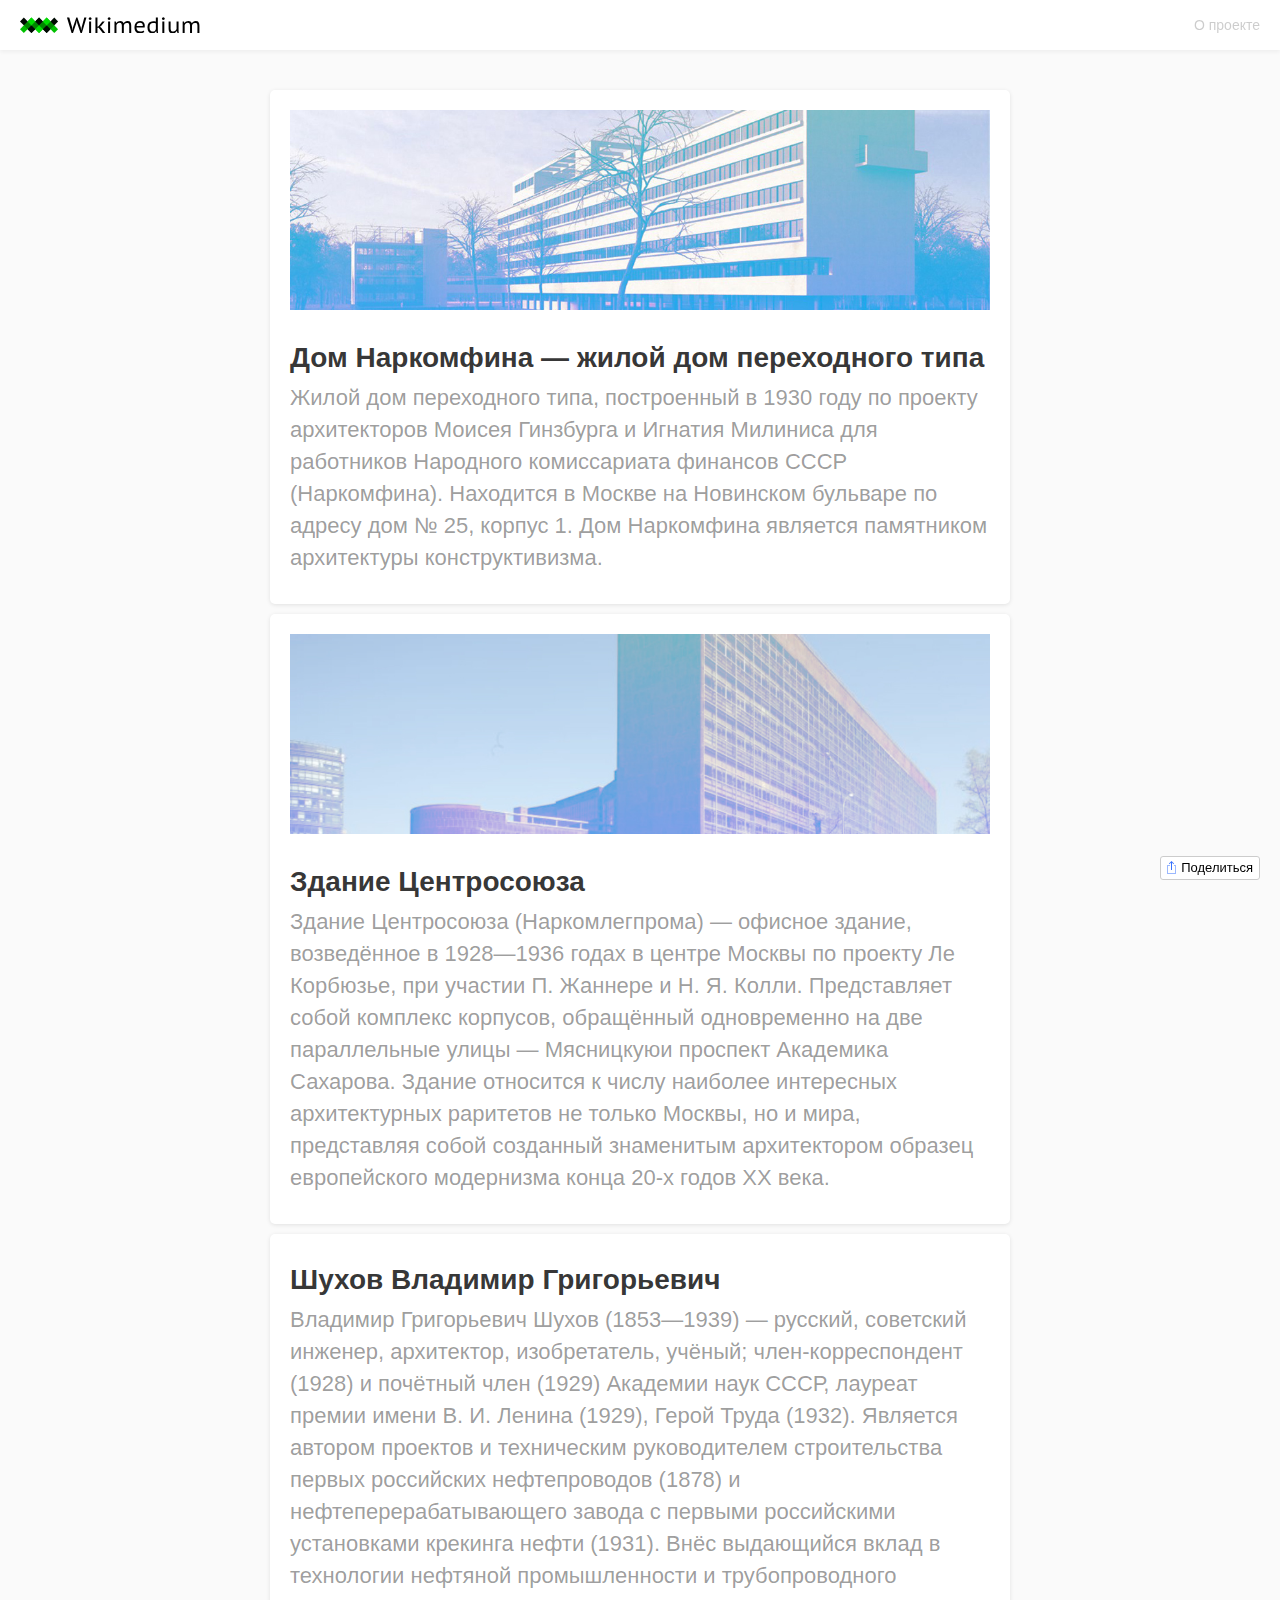
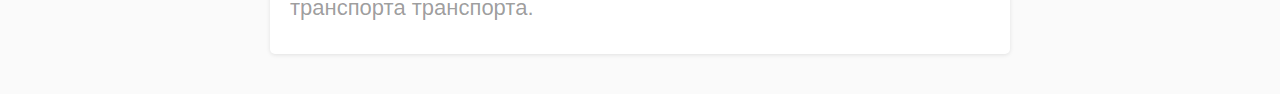
<file: itsmeyuleek/posts.html>
<!DOCTYPE html>
<html>
  <head>
    <meta charset="utf-8">
    <meta name="viewport" content="width=device-width">


    <title>Wikimedium</title>

    <meta name="description" content="Статьи из Википедии, свёрстанные студентами для обучения основам веб-верстки в рамках образовательного проекта Hack Exchange">
    <meta name="keywords" content="hack, exchange, html, css, javascript, hse, design">

    <meta property="og:type" content="website">
    <meta property="og:url" content="http://wikimedium.hack.exchange/posts.html">
    <meta property="og:title" content="Wikimedium">
    <meta property="og:description" content="Статьи из Википедии, свёрстанные студентами для обучения основам веб-верстки в рамках образовательного проекта Hack Exchange">
    <meta property="og:image" content="http://wikimedium.hack.exchange/images/share.png">

    <link rel="icon" type="image/x-icon" href="favicon.ico">
    <link rel="icon" type="image/png" href="favicon.png">

    <link rel="stylesheet" href="stylesheets/style.css">
    <script src="javascripts/jquery-3.1.1.js"></script>
    <script src="javascripts/social-likes.min.js"></script>

  </head>
  <body class="posts">

    <nav class="menubar">
      <div>
        <a class="logo" href="posts.html"></a>
        <a class="about" href="index.html">О проекте</a>
      </div>
    </nav>

    <section class="postsFeed">
      <a href="posts/narkomfin.html">
        <figure style="background-image: url(images/posts/narkomfin.jpg);"></figure>
        <h2>Дом Наркомфина — жилой дом переходного типа</h2>
        <p>Жилой дом переходного типа, построенный в 1930 году по проекту архитекторов Моисея Гинзбурга и Игнатия Милиниса для работников Народного комиссариата финансов СССР (Наркомфина). Находится в Москве на Новинском бульваре по адресу дом № 25, корпус 1. Дом Наркомфина является памятником архитектуры конструктивизма.</p>
      </a>

      <a href="posts/centrosouz.html">
        <figure style="background-image: url(images/posts/centrosouz.jpg);"></figure>
        <h2>Здание Центросоюза</h2>
        <p>Здание Центросоюза (Наркомлегпрома) — офисное здание, возведённое в 1928—1936 годах в центре Москвы по проекту Ле Корбюзье, при участии П. Жаннере и Н. Я. Колли. Представляет собой комплекс корпусов, обращённый одновременно на две параллельные улицы — Мясницкуюи проспект Академика Сахарова. Здание относится к числу наиболее интересных архитектурных раритетов не только Москвы, но и мира, представляя собой созданный знаменитым архитектором образец европейского модернизма конца 20-х годов XX века.</p>
      </a>

      <a href="posts/shukhov.html">
        <h2>Шухов Владимир Григорьевич</h2>
        <p>Владимир Григорьевич Шухов (1853—1939) — русский, советский инженер, архитектор, изобретатель, учёный; член-корреспондент (1928) и почётный член (1929) Академии наук СССР, лауреат премии имени В. И. Ленина (1929), Герой Труда (1932). Является автором проектов и техническим руководителем строительства первых российских нефтепроводов (1878) и нефтеперерабатывающего завода с первыми российскими установками крекинга нефти (1931). Внёс выдающийся вклад в технологии нефтяной промышленности и трубопроводного транспорта транспорта.</p>
      </a>

    </section>

    <footer class="share">
      <div class="social-likes social-likes_single" data-url="http://wikimedium.hack.exchange/posts.html" data-single-title="Поделиться">
        <div class="facebook" title="Поделиться ссылкой на Фейсбуке">Facebook</div>
        <div class="twitter" title="Поделиться ссылкой в Твиттере">Twitter</div>
        <div class="vkontakte" title="Поделиться ссылкой во Вконтакте">Вконтакте</div>
      </div>
    </footer>

  </body>
</html>
</file>
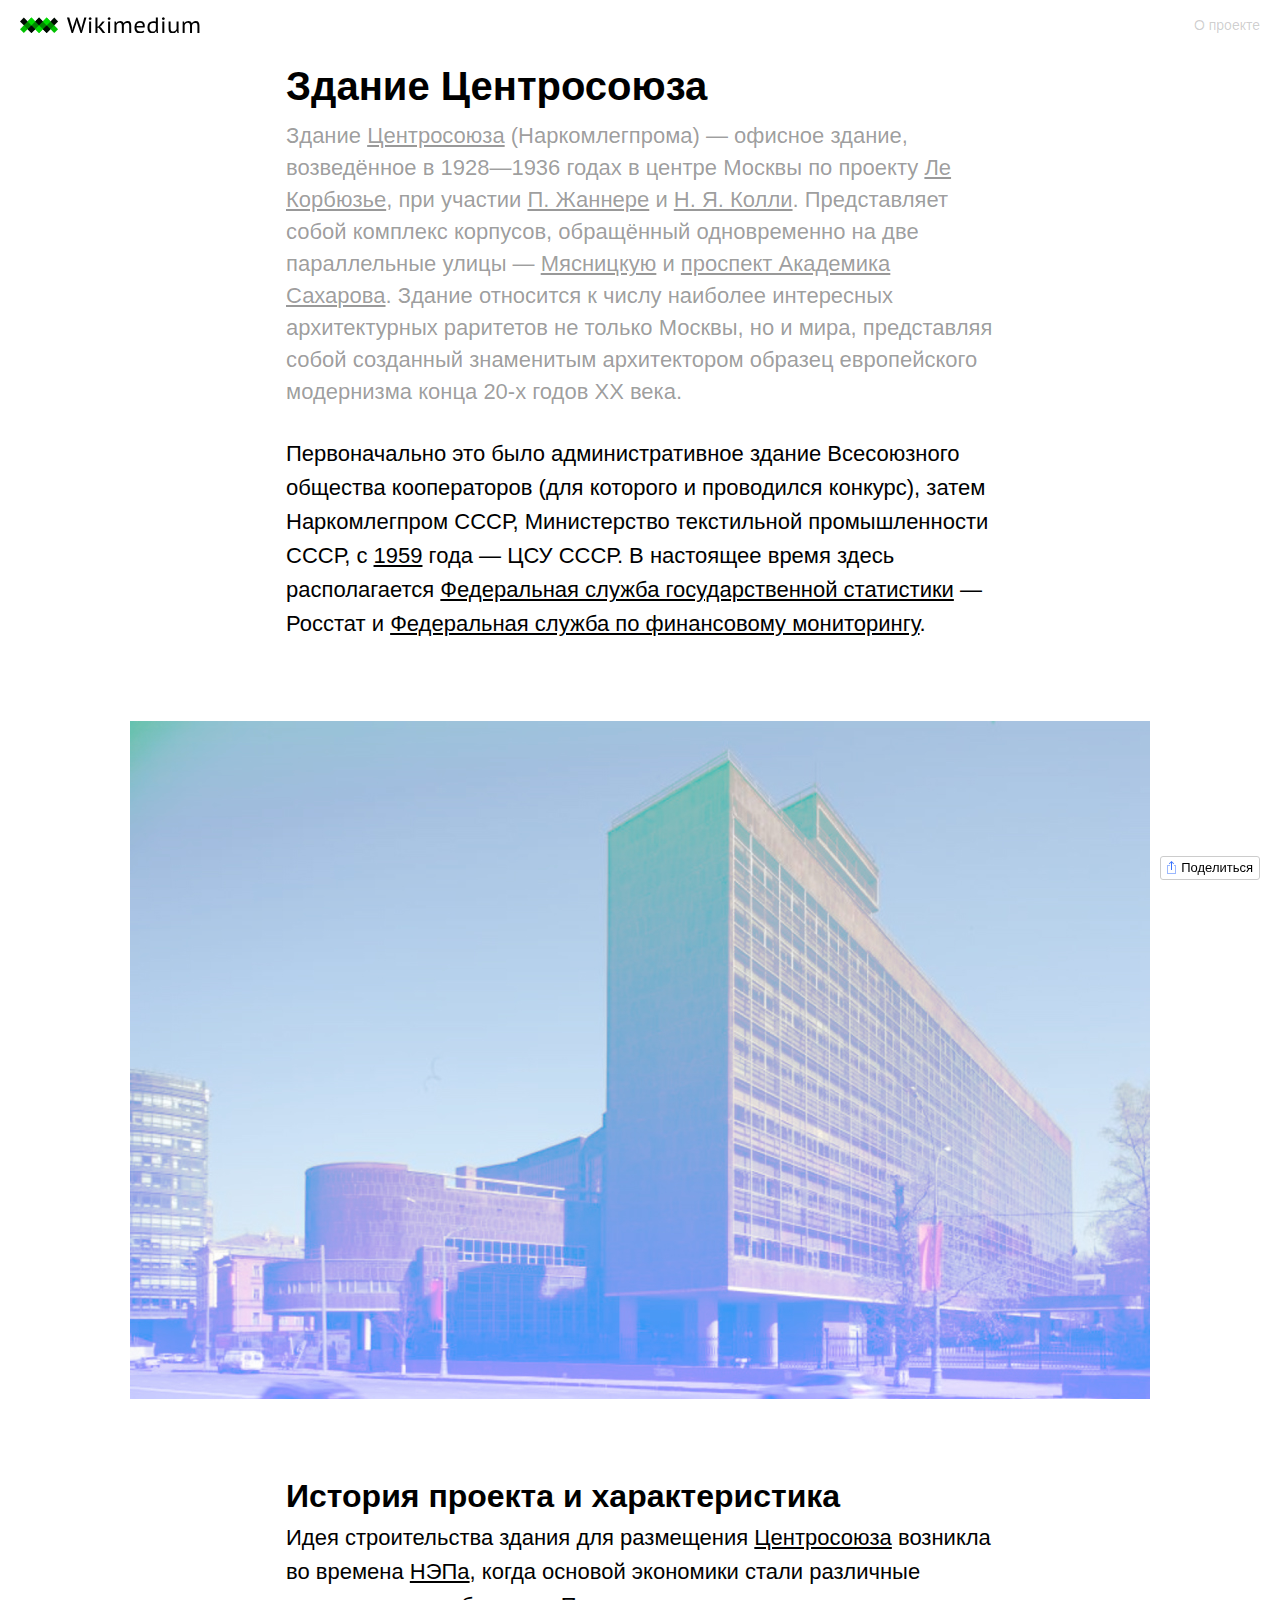
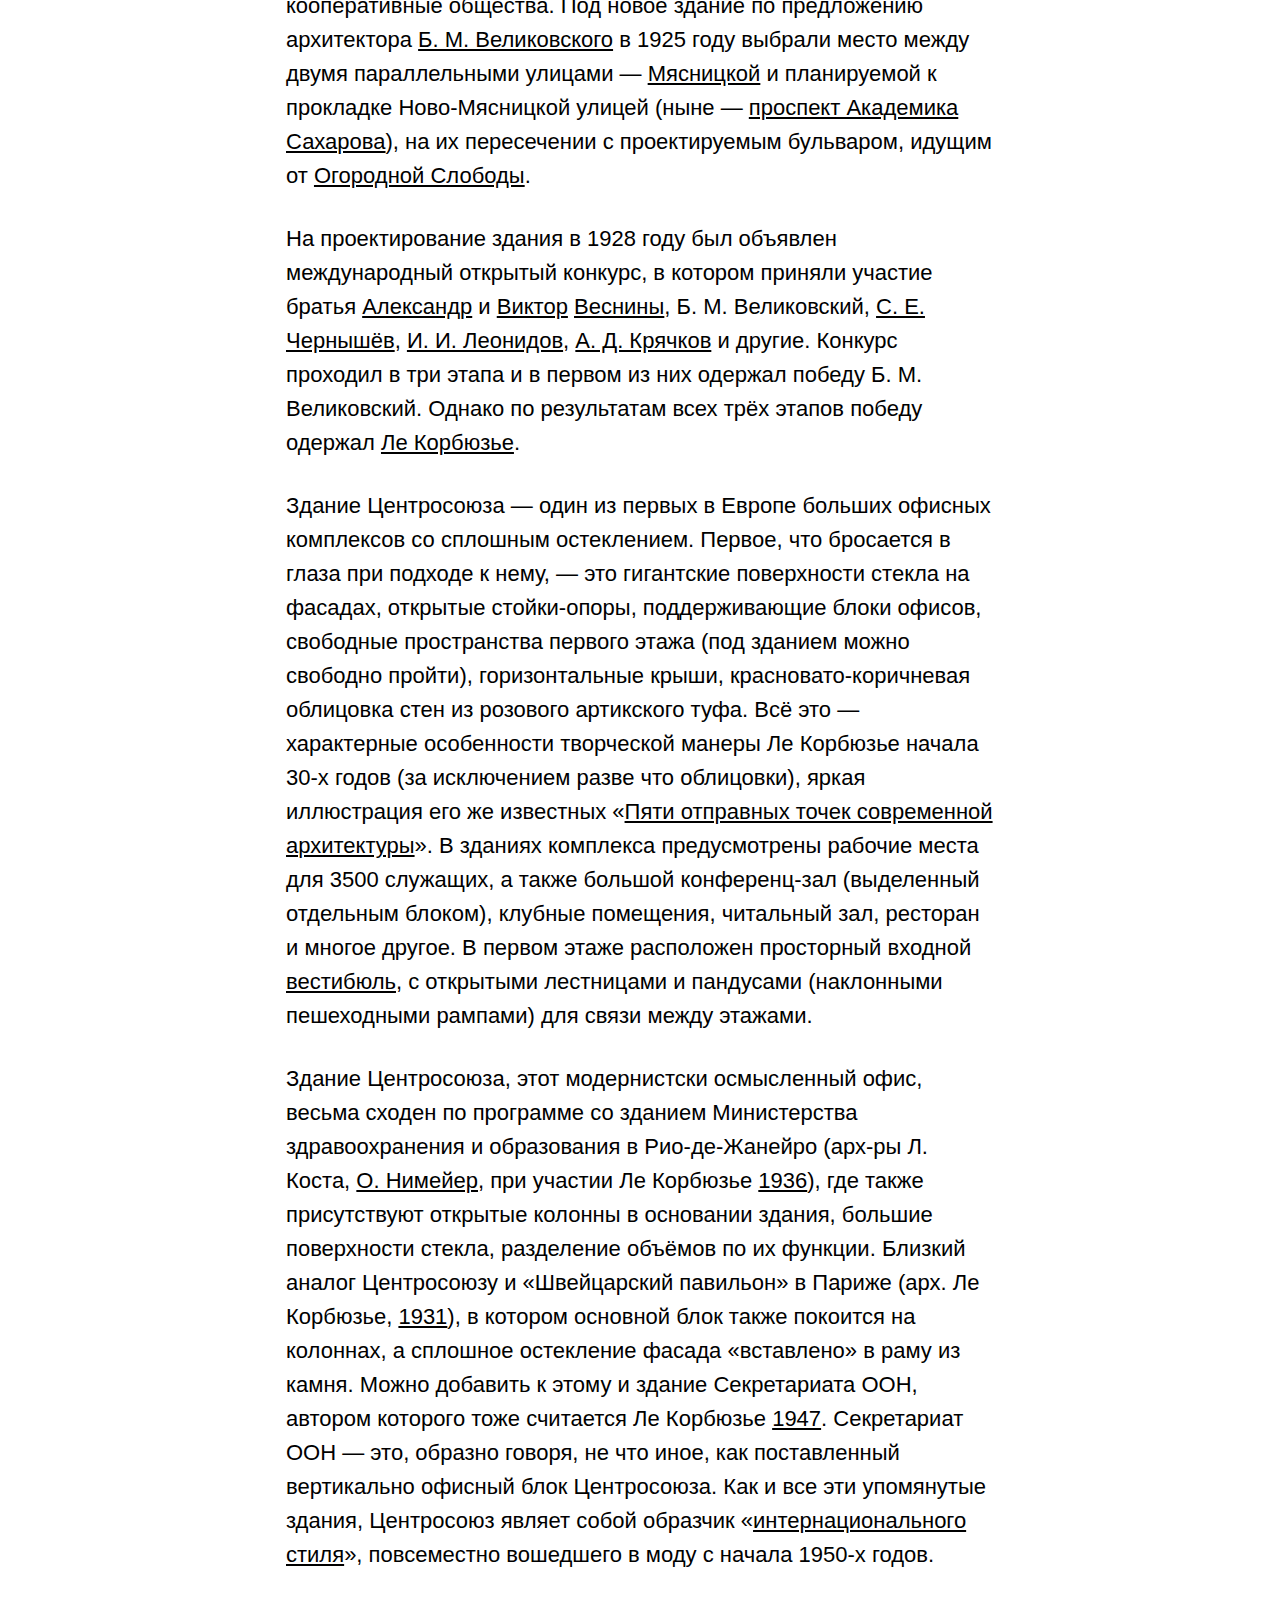
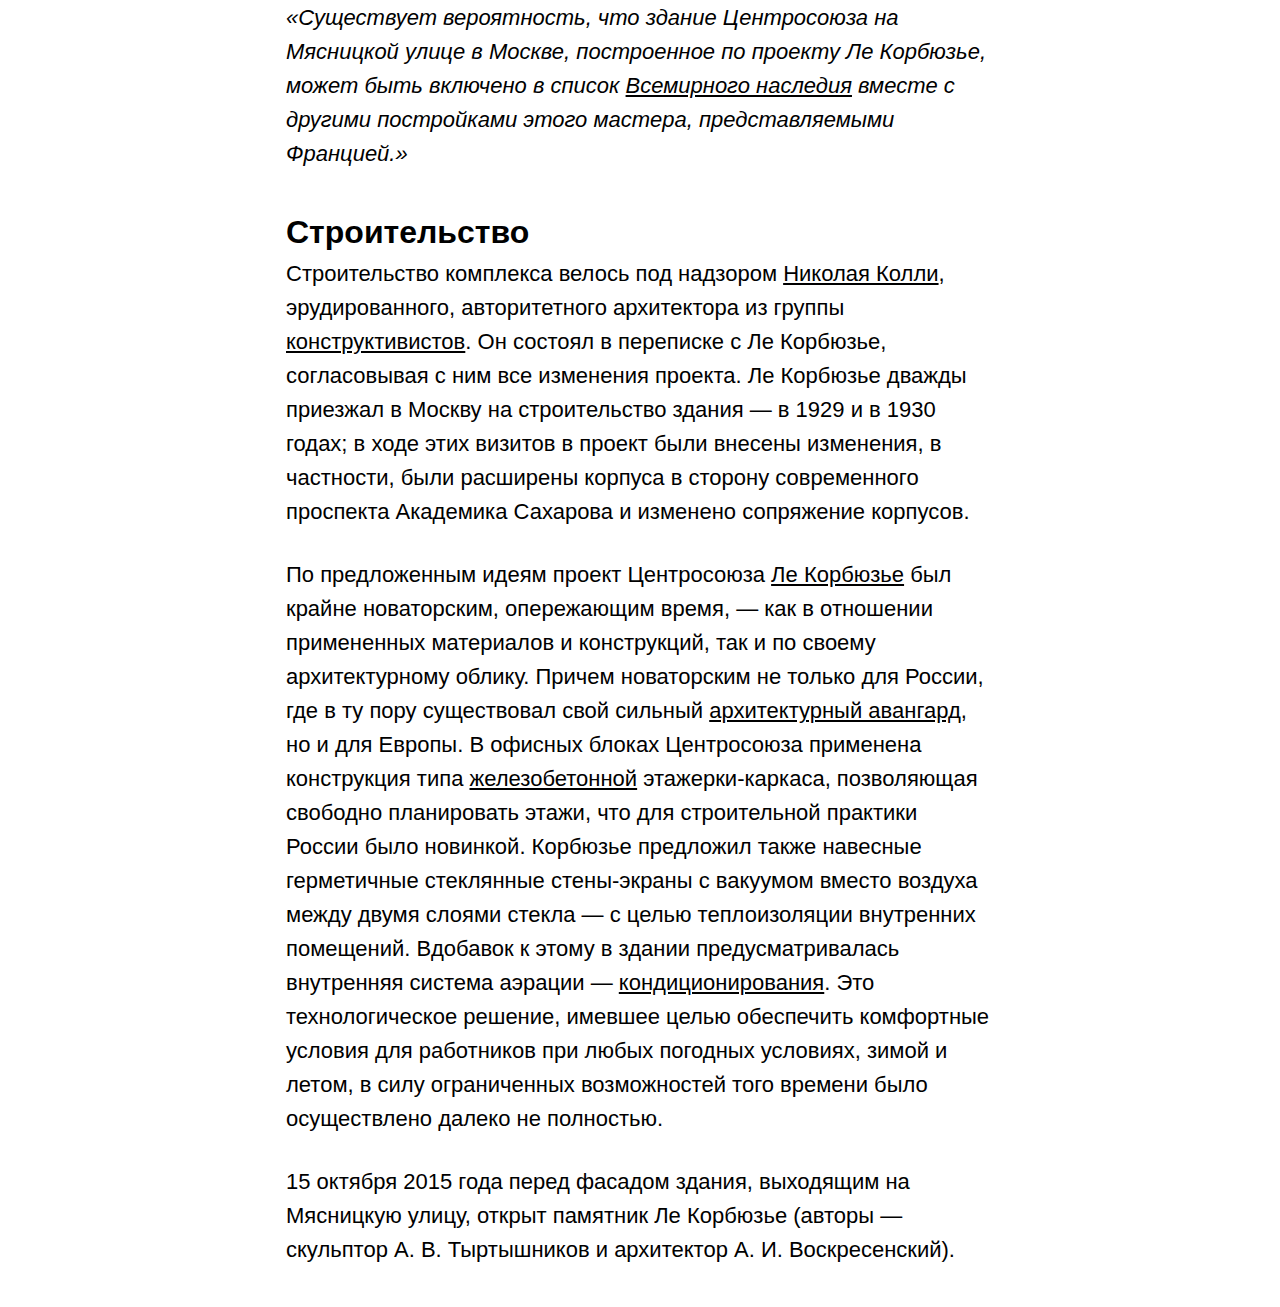
<file: itsmeyuleek/posts/centrosouz.html>
<!DOCTYPE html>
<html>
  <head>
    <meta charset="utf-8">
    <title>Здание Центросоюза - Wikimedium</title>

    <meta name="description" content="Статьи из Википедии, свёрстанные студентами для обучения основам веб-верстки в рамках образовательного проекта Hack Exchange">
    <meta name="keywords" content="hack, exchange, html, css, javascript, hse, design">

    <meta property="og:type" content="article">
    <meta property="og:url" content="http://wikimedium.hack.exchange/posts/centrosouz.html">
    <meta property="og:title" content="Здание Центросоюза - Wikimedium">
    <meta property="og:description" content="Статья Здание Центросоюза из Википедии, свёрстанная студентами для обучения основам веб-верстки в рамках образовательного проекта Hack Exchange">
    <meta property="og:image" content="http://wikimedium.hack.exchange/images/posts/centrosouz.jpg">

    <link rel="icon" type="image/x-icon" href="../favicon.ico">
    <link rel="icon" type="image/png" href="../favicon.png">

    <link rel="stylesheet" href="../stylesheets/style.css">
    <script src="../javascripts/jquery-3.1.1.js" charset="utf-8"></script>
    <script src="../javascripts/sidebar.js" charset="utf-8"></script>
    <script src="../javascripts/social-likes.min.js"></script>
  </head>
  <body>

    <nav class="menubar">
      <div>
        <a class="logo" href="../posts.html"></a>
        <a class="about" href="../index.html">О проекте</a>
      </div>
    </nav>

    <nav class="sidebar">
      <ul>
        <li>
          <a href="#s1">Здание Центросоюза</a>
        </li>

        <li>
          <a href="#s2">История проекта и характеристика</a>
        </li>

        <li>
          <a href="#s3">Строительство</a>
        </li>
      </ul>
    </nav>

    <article>
      <h1 id="s1">Здание Центросоюза</h1>
      <p>Здание <a target="_blank"  href="https://ru.wikipedia.org/wiki/%D0%A6%D0%B5%D0%BD%D1%82%D1%80%D0%BE%D1%81%D0%BE%D1%8E%D0%B7">Центросоюза</a> (Наркомлегпрома) — офисное здание, возведённое в 1928—1936 годах в центре Москвы по проекту <a target="_blank" href="https://ru.wikipedia.org/wiki/%D0%9B%D0%B5_%D0%9A%D0%BE%D1%80%D0%B1%D1%8E%D0%B7%D1%8C%D0%B5">Ле Корбюзье</a>, при участии <a target="_blank" href="https://ru.wikipedia.org/wiki/%D0%96%D0%B0%D0%BD%D0%BD%D0%B5%D1%80%D0%B5,_%D0%9F%D1%8C%D0%B5%D1%80">П. Жаннере</a> и <a target="_blank" href="https://ru.wikipedia.org/wiki/%D0%9A%D0%BE%D0%BB%D0%BB%D0%B8,_%D0%9D%D0%B8%D0%BA%D0%BE%D0%BB%D0%B0%D0%B9_%D0%94%D0%B6%D0%B5%D0%BC%D1%81%D0%BE%D0%B2%D0%B8%D1%87">Н. Я. Колли</a>. Представляет собой комплекс корпусов, обращённый одновременно на две параллельные улицы — <a target="_blank" href="https://ru.wikipedia.org/wiki/%D0%9C%D1%8F%D1%81%D0%BD%D0%B8%D1%86%D0%BA%D0%B0%D1%8F_%D1%83%D0%BB%D0%B8%D1%86%D0%B0">Мясницкую</a> и <a target="_blank" href="https://ru.wikipedia.org/wiki/%D0%9F%D1%80%D0%BE%D1%81%D0%BF%D0%B5%D0%BA%D1%82_%D0%90%D0%BA%D0%B0%D0%B4%D0%B5%D0%BC%D0%B8%D0%BA%D0%B0_%D0%A1%D0%B0%D1%85%D0%B0%D1%80%D0%BE%D0%B2%D0%B0_(%D0%9C%D0%BE%D1%81%D0%BA%D0%B2%D0%B0)">проспект Академика Сахарова</a>. Здание относится к числу наиболее интересных архитектурных раритетов не только Москвы, но и мира, представляя собой созданный знаменитым архитектором образец европейского модернизма конца 20-х годов XX века.</p>
      <p>Первоначально это было административное здание Всесоюзного общества кооператоров (для которого и проводился конкурс), затем Наркомлегпром СССР, Министерство текстильной промышленности СССР, с <a target="_blank" href="https://ru.wikipedia.org/wiki/1959_%D0%B3%D0%BE%D0%B4">1959</a> года — ЦСУ СССР. В настоящее время здесь располагается <a target="_blank" href="https://ru.wikipedia.org/wiki/%D0%A4%D0%B5%D0%B4%D0%B5%D1%80%D0%B0%D0%BB%D1%8C%D0%BD%D0%B0%D1%8F_%D1%81%D0%BB%D1%83%D0%B6%D0%B1%D0%B0_%D0%B3%D0%BE%D1%81%D1%83%D0%B4%D0%B0%D1%80%D1%81%D1%82%D0%B2%D0%B5%D0%BD%D0%BD%D0%BE%D0%B9_%D1%81%D1%82%D0%B0%D1%82%D0%B8%D1%81%D1%82%D0%B8%D0%BA%D0%B8">Федеральная служба государственной статистики</a> — Росстат и <a target="_blank" href="https://ru.wikipedia.org/wiki/%D0%A4%D0%B5%D0%B4%D0%B5%D1%80%D0%B0%D0%BB%D1%8C%D0%BD%D0%B0%D1%8F_%D1%81%D0%BB%D1%83%D0%B6%D0%B1%D0%B0_%D0%BF%D0%BE_%D1%84%D0%B8%D0%BD%D0%B0%D0%BD%D1%81%D0%BE%D0%B2%D0%BE%D0%BC%D1%83_%D0%BC%D0%BE%D0%BD%D0%B8%D1%82%D0%BE%D1%80%D0%B8%D0%BD%D0%B3%D1%83">Федеральная служба по финансовому мониторингу</a>.</p>

      <img src="../images/posts/centrosouz.jpg" alt="Здание Центросоюза" />

      <h2 id="s2">История проекта и характеристика</h2>
      <p>Идея строительства здания для размещения <a target="_blank" href="https://ru.wikipedia.org/wiki/%D0%A6%D0%B5%D0%BD%D1%82%D1%80%D0%BE%D1%81%D0%BE%D1%8E%D0%B7">Центросоюза</a> возникла во времена <a target="_blank" href="https://ru.wikipedia.org/wiki/%D0%9D%D0%BE%D0%B2%D0%B0%D1%8F_%D1%8D%D0%BA%D0%BE%D0%BD%D0%BE%D0%BC%D0%B8%D1%87%D0%B5%D1%81%D0%BA%D0%B0%D1%8F_%D0%BF%D0%BE%D0%BB%D0%B8%D1%82%D0%B8%D0%BA%D0%B0">НЭПа</a>, когда основой экономики стали различные кооперативные общества. Под новое здание по предложению архитектора <a target="_blank" href="https://ru.wikipedia.org/wiki/%D0%92%D0%B5%D0%BB%D0%B8%D0%BA%D0%BE%D0%B2%D1%81%D0%BA%D0%B8%D0%B9,_%D0%91%D0%BE%D1%80%D0%B8%D1%81_%D0%9C%D0%B8%D1%85%D0%B0%D0%B9%D0%BB%D0%BE%D0%B2%D0%B8%D1%87">Б. М. Великовского</a> в 1925 году выбрали место между двумя параллельными улицами — <a target="_blank" href="https://ru.wikipedia.org/wiki/%D0%9C%D1%8F%D1%81%D0%BD%D0%B8%D1%86%D0%BA%D0%B0%D1%8F_%D1%83%D0%BB%D0%B8%D1%86%D0%B0">Мясницкой</a> и планируемой к прокладке Ново-Мясницкой улицей (ныне — <a target="_blank" href="https://ru.wikipedia.org/wiki/%D0%9F%D1%80%D0%BE%D1%81%D0%BF%D0%B5%D0%BA%D1%82_%D0%90%D0%BA%D0%B0%D0%B4%D0%B5%D0%BC%D0%B8%D0%BA%D0%B0_%D0%A1%D0%B0%D1%85%D0%B0%D1%80%D0%BE%D0%B2%D0%B0_(%D0%9C%D0%BE%D1%81%D0%BA%D0%B2%D0%B0)">проспект Академика Сахарова</a>), на их пересечении с проектируемым бульваром, идущим от <a target="_blank" href="https://ru.wikipedia.org/wiki/%D0%9F%D0%B5%D1%80%D0%B5%D1%83%D0%BB%D0%BE%D0%BA_%D0%9E%D0%B3%D0%BE%D1%80%D0%BE%D0%B4%D0%BD%D0%B0%D1%8F_%D0%A1%D0%BB%D0%BE%D0%B1%D0%BE%D0%B4%D0%B0">Огородной Слободы</a>.</p>
      <p>На проектирование здания в 1928 году был объявлен международный открытый конкурс, в котором приняли участие братья <a target="_blank" href="https://ru.wikipedia.org/wiki/%D0%92%D0%B5%D1%81%D0%BD%D0%B8%D0%BD,_%D0%90%D0%BB%D0%B5%D0%BA%D1%81%D0%B0%D0%BD%D0%B4%D1%80_%D0%90%D0%BB%D0%B5%D0%BA%D1%81%D0%B0%D0%BD%D0%B4%D1%80%D0%BE%D0%B2%D0%B8%D1%87">Александр</a> и <a target="_blank" href="https://ru.wikipedia.org/wiki/%D0%92%D0%B5%D1%81%D0%BD%D0%B8%D0%BD,_%D0%92%D0%B8%D0%BA%D1%82%D0%BE%D1%80_%D0%90%D0%BB%D0%B5%D0%BA%D1%81%D0%B0%D0%BD%D0%B4%D1%80%D0%BE%D0%B2%D0%B8%D1%87">Виктор</a> <a target="_blank" href="https://ru.wikipedia.org/wiki/%D0%92%D0%B5%D1%81%D0%BD%D0%B8%D0%BD%D1%8B">Веснины</a>, Б. М. Великовский, <a target="_blank" href="https://ru.wikipedia.org/wiki/%D0%A7%D0%B5%D1%80%D0%BD%D1%8B%D1%88%D1%91%D0%B2,_%D0%A1%D0%B5%D1%80%D0%B3%D0%B5%D0%B9_%D0%95%D0%B3%D0%BE%D1%80%D0%BE%D0%B2%D0%B8%D1%87">С. Е. Чернышёв</a>, <a target="_blank" href="https://ru.wikipedia.org/wiki/%D0%9B%D0%B5%D0%BE%D0%BD%D0%B8%D0%B4%D0%BE%D0%B2,_%D0%98%D0%B2%D0%B0%D0%BD_%D0%98%D0%BB%D1%8C%D0%B8%D1%87">И. И. Леонидов</a>, <a target="_blank" href="https://ru.wikipedia.org/wiki/%D0%9A%D1%80%D1%8F%D1%87%D0%BA%D0%BE%D0%B2,_%D0%90%D0%BD%D0%B4%D1%80%D0%B5%D0%B9_%D0%94%D0%BC%D0%B8%D1%82%D1%80%D0%B8%D0%B5%D0%B2%D0%B8%D1%87">А. Д. Крячков</a> и другие. Конкурс проходил в три этапа и в первом из них одержал победу Б. М. Великовский. Однако по результатам всех трёх этапов победу одержал <a target="_blank" href="Ле Корбюзье">Ле Корбюзье</a>.</p>
      <p>Здание Центросоюза — один из первых в Европе больших офисных комплексов со сплошным остеклением. Первое, что бросается в глаза при подходе к нему, — это гигантские поверхности стекла на фасадах, открытые стойки-опоры, поддерживающие блоки офисов, свободные пространства первого этажа (под зданием можно свободно пройти), горизонтальные крыши, красновато-коричневая облицовка стен из розового артикского туфа. Всё это — характерные особенности творческой манеры Ле Корбюзье начала 30-х годов (за исключением разве что облицовки), яркая иллюстрация его же известных «<a target="_blank" href="https://ru.wikipedia.org/wiki/%D0%9F%D1%8F%D1%82%D1%8C_%D0%BE%D1%82%D0%BF%D1%80%D0%B0%D0%B2%D0%BD%D1%8B%D1%85_%D1%82%D0%BE%D1%87%D0%B5%D0%BA_%D1%81%D0%BE%D0%B2%D1%80%D0%B5%D0%BC%D0%B5%D0%BD%D0%BD%D0%BE%D0%B9_%D0%B0%D1%80%D1%85%D0%B8%D1%82%D0%B5%D0%BA%D1%82%D1%83%D1%80%D1%8B">Пяти отправных точек современной архитектуры</a>». В зданиях комплекса предусмотрены рабочие места для 3500 служащих, а также большой конференц-зал (выделенный отдельным блоком), клубные помещения, читальный зал, ресторан и многое другое. В первом этаже расположен просторный входной <a target="_blank" href="https://ru.wikipedia.org/wiki/%D0%92%D0%B5%D1%81%D1%82%D0%B8%D0%B1%D1%8E%D0%BB%D1%8C">вестибюль</a>, с открытыми лестницами и пандусами (наклонными пешеходными рампами) для связи между этажами.</p>
      <p>Здание Центросоюза, этот модернистски осмысленный офис, весьма сходен по программе со зданием Министерства здравоохранения и образования в Рио-де-Жанейро (арх-ры Л. Коста, <a target="_blank" href="https://ru.wikipedia.org/wiki/%D0%9D%D0%B8%D0%BC%D0%B5%D0%B9%D0%B5%D1%80,_%D0%9E%D1%81%D0%BA%D0%B0%D1%80">О. Нимейер</a>, при участии Ле Корбюзье <a target="_blank" href="https://ru.wikipedia.org/wiki/1936">1936</a>), где также присутствуют открытые колонны в основании здания, большие поверхности стекла, разделение объёмов по их функции. Близкий аналог Центросоюзу и «Швейцарский павильон» в Париже (арх. Ле Корбюзье, <a target="_blank" href="https://ru.wikipedia.org/wiki/1931">1931</a>), в котором основной блок также покоится на колоннах, а сплошное остекление фасада «вставлено» в раму из камня. Можно добавить к этому и здание Секретариата ООН, автором которого тоже считается Ле Корбюзье <a target="_blank" href="https://ru.wikipedia.org/wiki/1947">1947</a>. Секретариат ООН — это, образно говоря, не что иное, как поставленный вертикально офисный блок Центросоюза. Как и все эти упомянутые здания, Центросоюз являет собой образчик «<a target="_blank" href="https://ru.wikipedia.org/wiki/%D0%98%D0%BD%D1%82%D0%B5%D1%80%D0%BD%D0%B0%D1%86%D0%B8%D0%BE%D0%BD%D0%B0%D0%BB%D1%8C%D0%BD%D1%8B%D0%B9_%D1%81%D1%82%D0%B8%D0%BB%D1%8C">интернационального стиля</a>», повсеместно вошедшего в моду с начала 1950-х годов.</p>
      <blockquote cite="https://ru.wikipedia.org/wiki/%D0%97%D0%B4%D0%B0%D0%BD%D0%B8%D0%B5_%D0%A6%D0%B5%D0%BD%D1%82%D1%80%D0%BE%D1%81%D0%BE%D1%8E%D0%B7%D0%B0">«Существует вероятность, что здание Центросоюза на Мясницкой улице в Москве, построенное по проекту Ле Корбюзье, может быть включено в список <a target="_blank" href="https://ru.wikipedia.org/wiki/%D0%92%D1%81%D0%B5%D0%BC%D0%B8%D1%80%D0%BD%D0%BE%D0%B5_%D0%BD%D0%B0%D1%81%D0%BB%D0%B5%D0%B4%D0%B8%D0%B5">Всемирного наследия</a> вместе с другими постройками этого мастера, представляемыми Францией.»</blockquote>

      <h2 id="s3">Строительство</h2>
      <p>Строительство комплекса велось под надзором <a target="_blank" href="https://ru.wikipedia.org/wiki/%D0%9A%D0%BE%D0%BB%D0%BB%D0%B8,_%D0%9D%D0%B8%D0%BA%D0%BE%D0%BB%D0%B0%D0%B9_%D0%AF%D0%BA%D0%BE%D0%B2%D0%BB%D0%B5%D0%B2%D0%B8%D1%87">Николая Колли</a>, эрудированного, авторитетного архитектора из группы <a target="_blank" href="https://ru.wikipedia.org/wiki/%D0%9A%D0%BE%D0%BD%D1%81%D1%82%D1%80%D1%83%D0%BA%D1%82%D0%B8%D0%B2%D0%B8%D0%B7%D0%BC_(%D0%B8%D1%81%D0%BA%D1%83%D1%81%D1%81%D1%82%D0%B2%D0%BE)">конструктивистов</a>. Он состоял в переписке с Ле Корбюзье, согласовывая с ним все изменения проекта. Ле Корбюзье дважды приезжал в Москву на строительство здания — в 1929 и в 1930 годах; в ходе этих визитов в проект были внесены изменения, в частности, были расширены корпуса в сторону современного проспекта Академика Сахарова и изменено сопряжение корпусов.</p>
      <p>По предложенным идеям проект Центросоюза <a target="_blank" href="https://ru.wikipedia.org/wiki/%D0%9B%D0%B5_%D0%9A%D0%BE%D1%80%D0%B1%D1%8E%D0%B7%D1%8C%D0%B5">Ле Корбюзье</a> был крайне новаторским, опережающим время, — как в отношении примененных материалов и конструкций, так и по своему архитектурному облику. Причем новаторским не только для России, где в ту пору существовал свой сильный <a target="_blank" href="https://ru.wikipedia.org/wiki/%D0%9A%D0%BE%D0%BD%D1%81%D1%82%D1%80%D1%83%D0%BA%D1%82%D0%B8%D0%B2%D0%B8%D0%B7%D0%BC_(%D0%B8%D1%81%D0%BA%D1%83%D1%81%D1%81%D1%82%D0%B2%D0%BE)">архитектурный авангард</a>, но и для Европы. В офисных блоках Центросоюза применена конструкция типа <a target="_blank" href="https://ru.wikipedia.org/wiki/%D0%96%D0%B5%D0%BB%D0%B5%D0%B7%D0%BE%D0%B1%D0%B5%D1%82%D0%BE%D0%BD">железобетонной</a> этажерки-каркаса, позволяющая свободно планировать этажи, что для строительной практики России было новинкой. Корбюзье предложил также навесные герметичные стеклянные стены-экраны с вакуумом вместо воздуха между двумя слоями стекла — с целью теплоизоляции внутренних помещений. Вдобавок к этому в здании предусматривалась внутренняя система аэрации — <a target="_blank" href="https://ru.wikipedia.org/wiki/%D0%9A%D0%BE%D0%BD%D0%B4%D0%B8%D1%86%D0%B8%D0%BE%D0%BD%D0%B8%D1%80%D0%BE%D0%B2%D0%B0%D0%BD%D0%B8%D0%B5">кондиционирования</a>. Это технологическое решение, имевшее целью обеспечить комфортные условия для работников при любых погодных условиях, зимой и летом, в силу ограниченных возможностей того времени было осуществлено далеко не полностью.</p>
      <p>15 октября 2015 года перед фасадом здания, выходящим на Мясницкую улицу, открыт памятник Ле Корбюзье (авторы — скульптор А. В. Тыртышников и архитектор А. И. Воскресенский).</p>

    </article>

    <footer class="share">
      <div class="social-likes social-likes_single" data-url="http://wikimedium.hack.exchange/posts/centrosouz.html" data-single-title="Поделиться">
        <div class="facebook" title="Поделиться ссылкой на Фейсбуке">Facebook</div>
        <div class="twitter" title="Поделиться ссылкой в Твиттере">Twitter</div>
        <div class="vkontakte" title="Поделиться ссылкой во Вконтакте">Вконтакте</div>
      </div>
    </footer>

  </body>
</html>
</file>
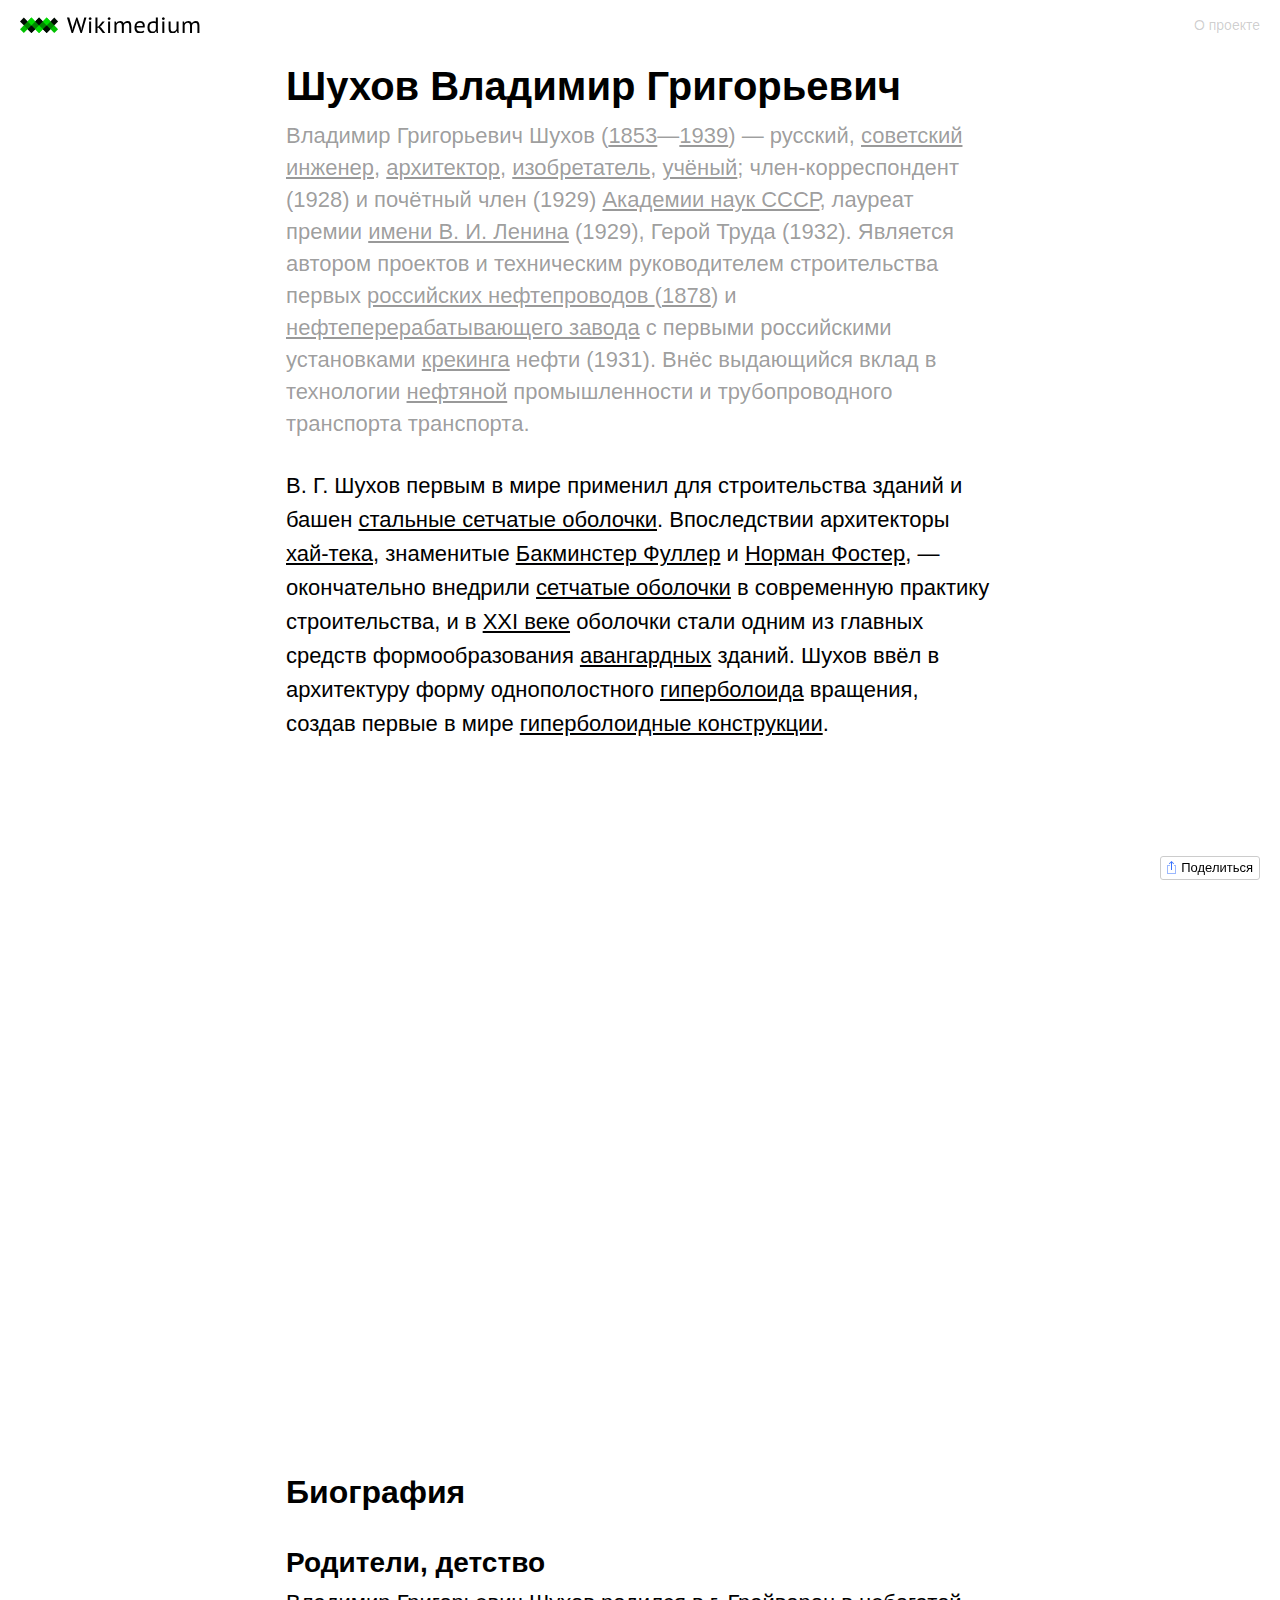
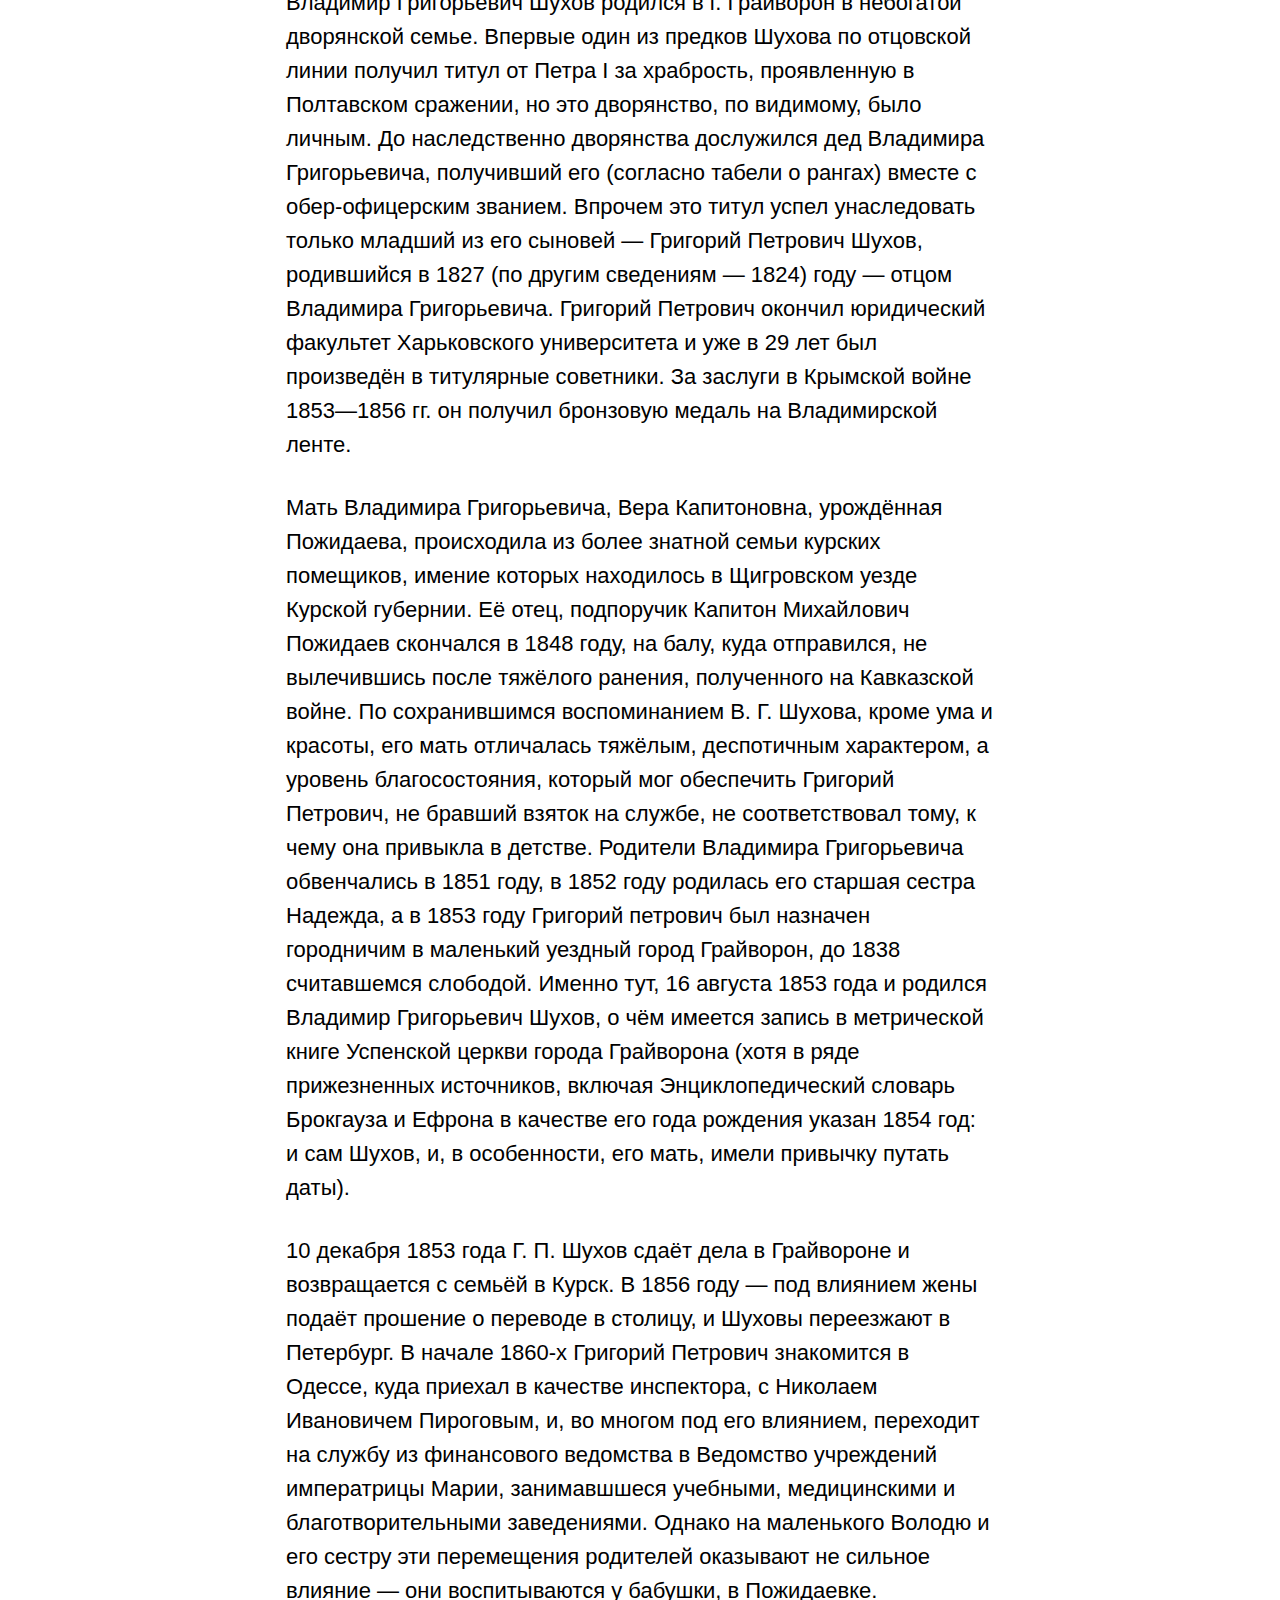
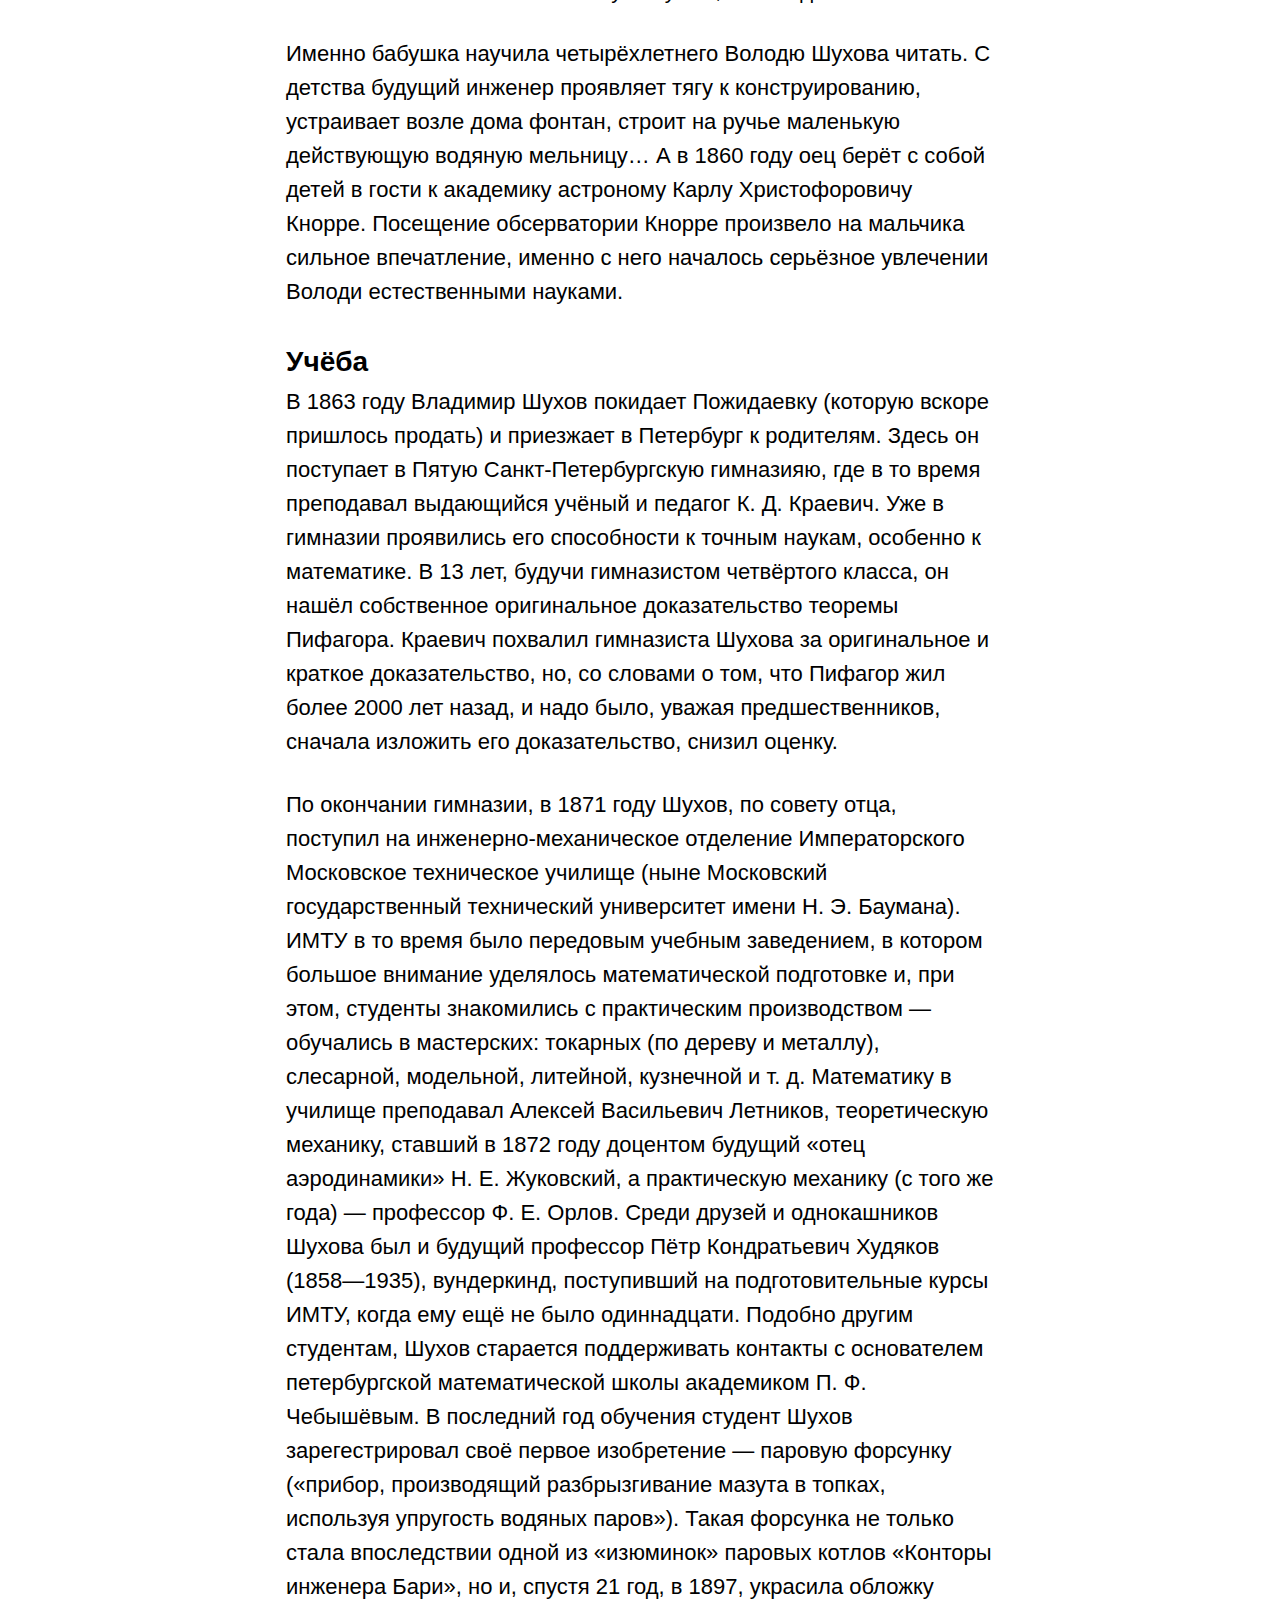
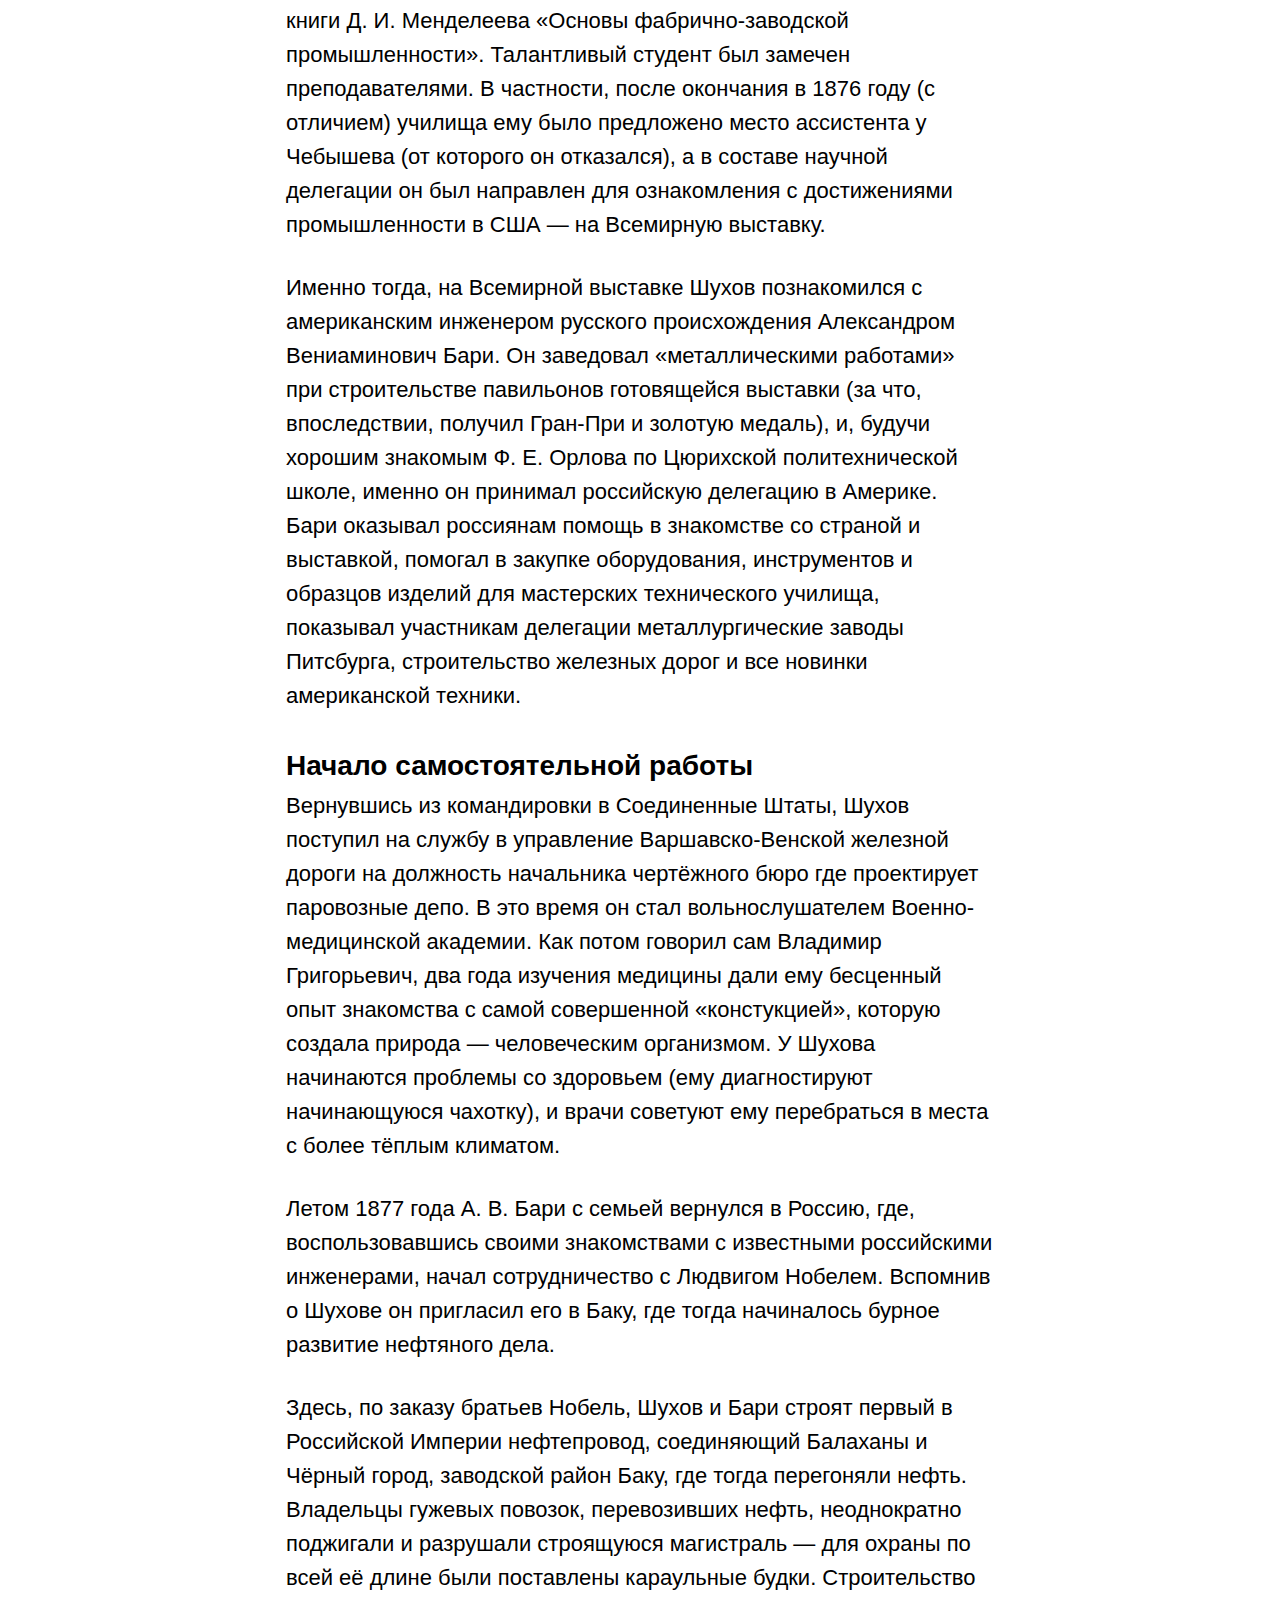
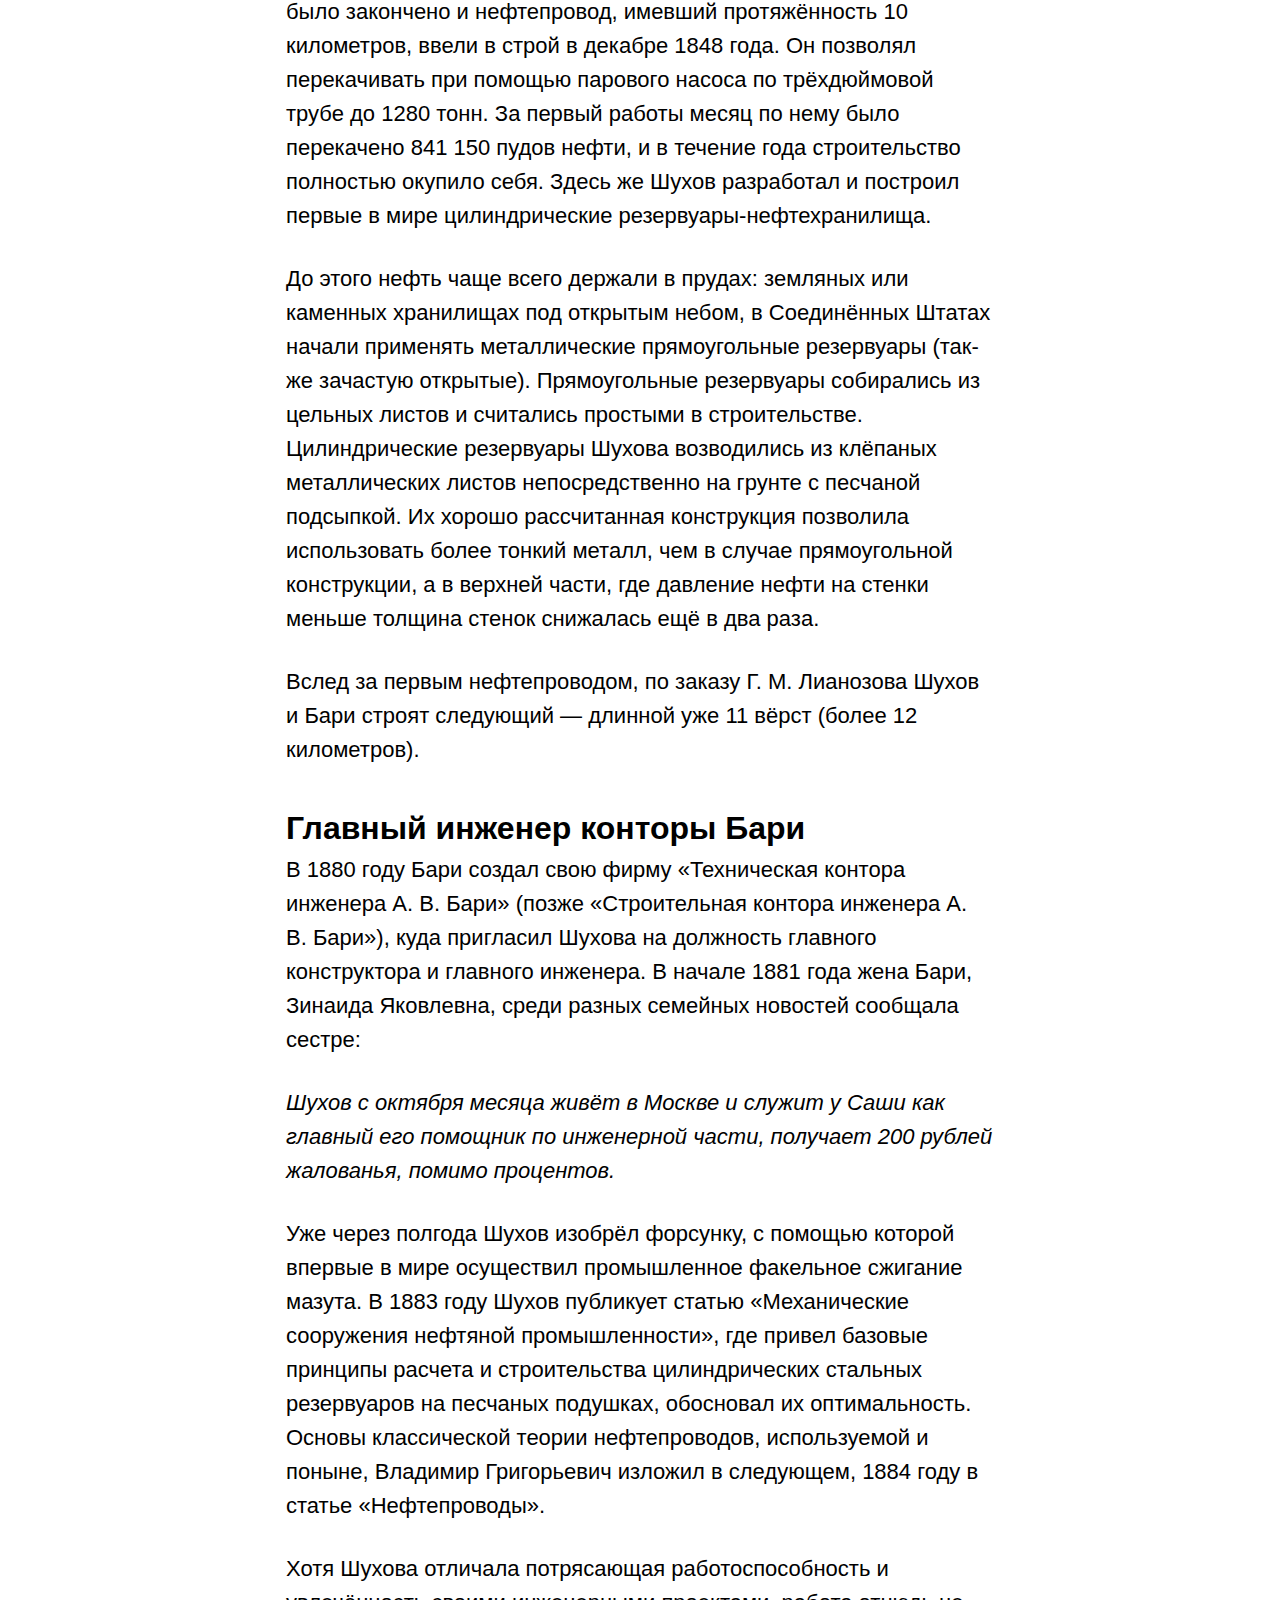
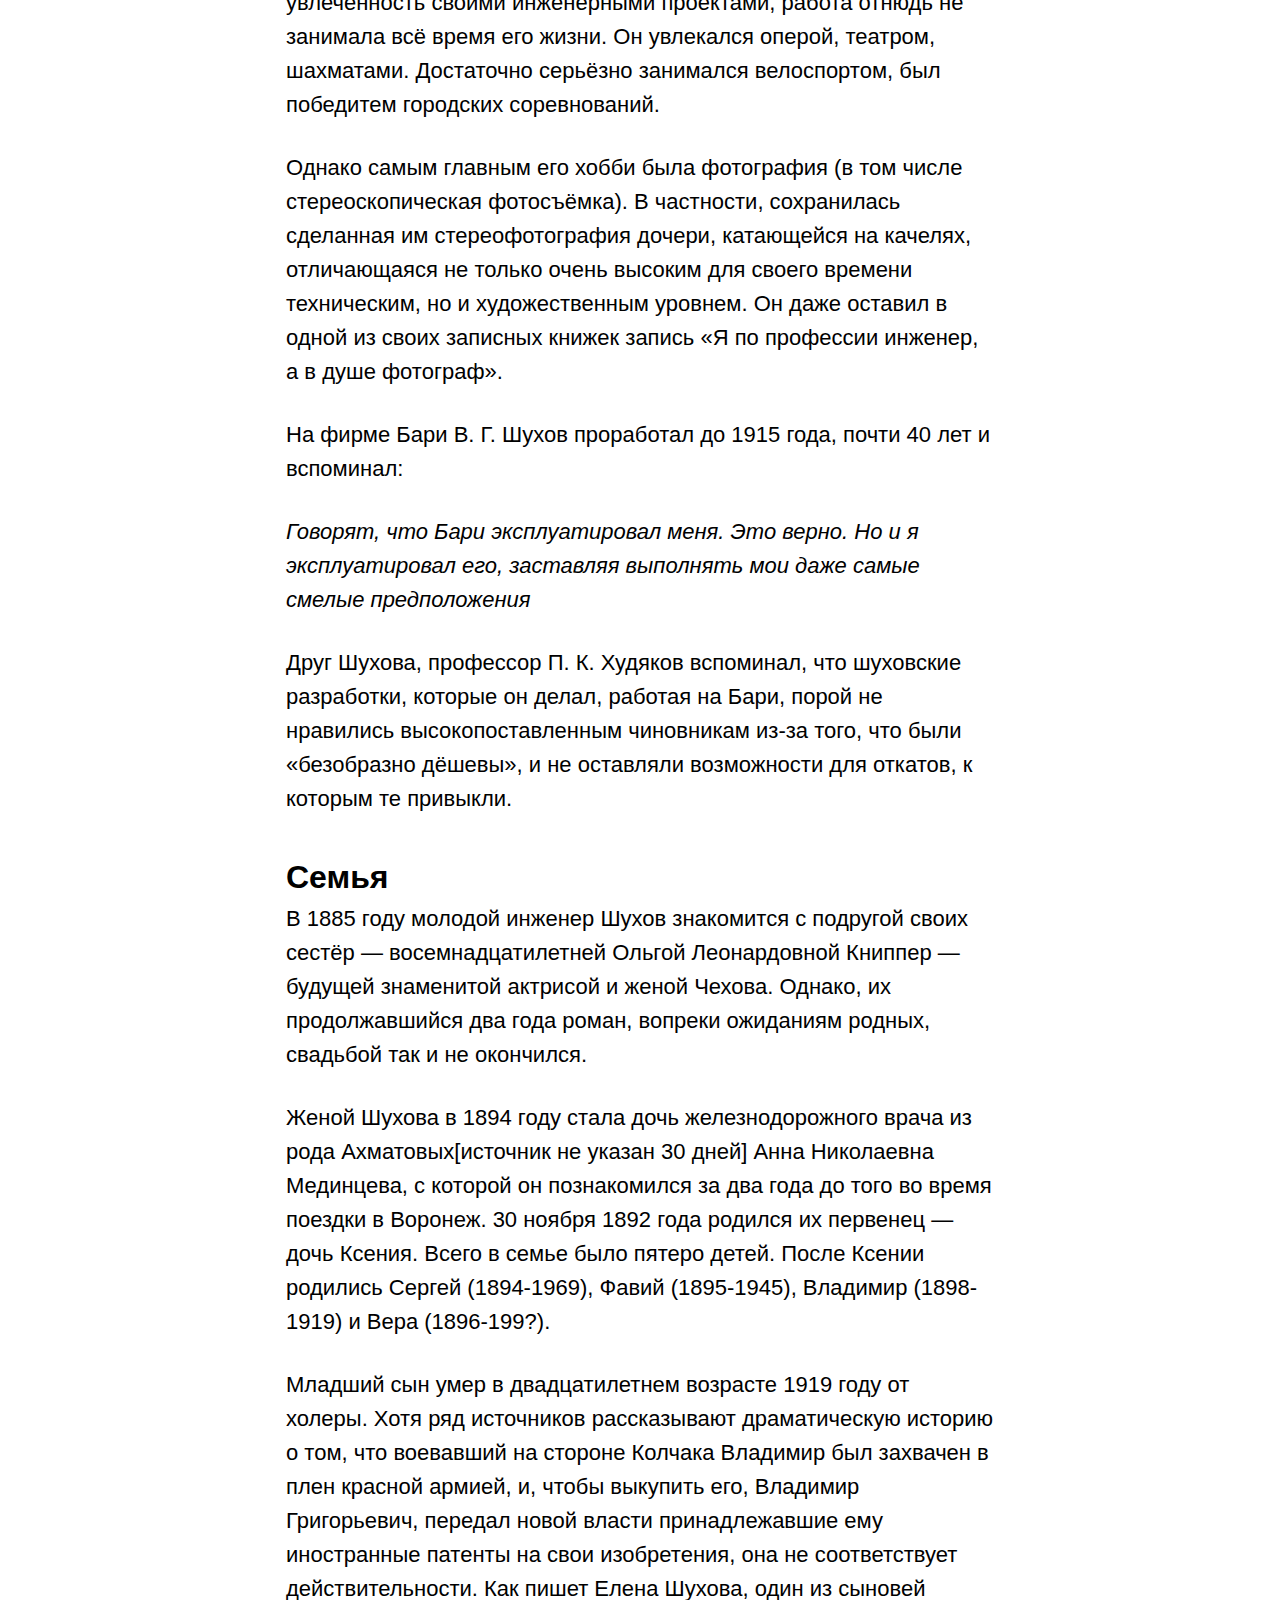
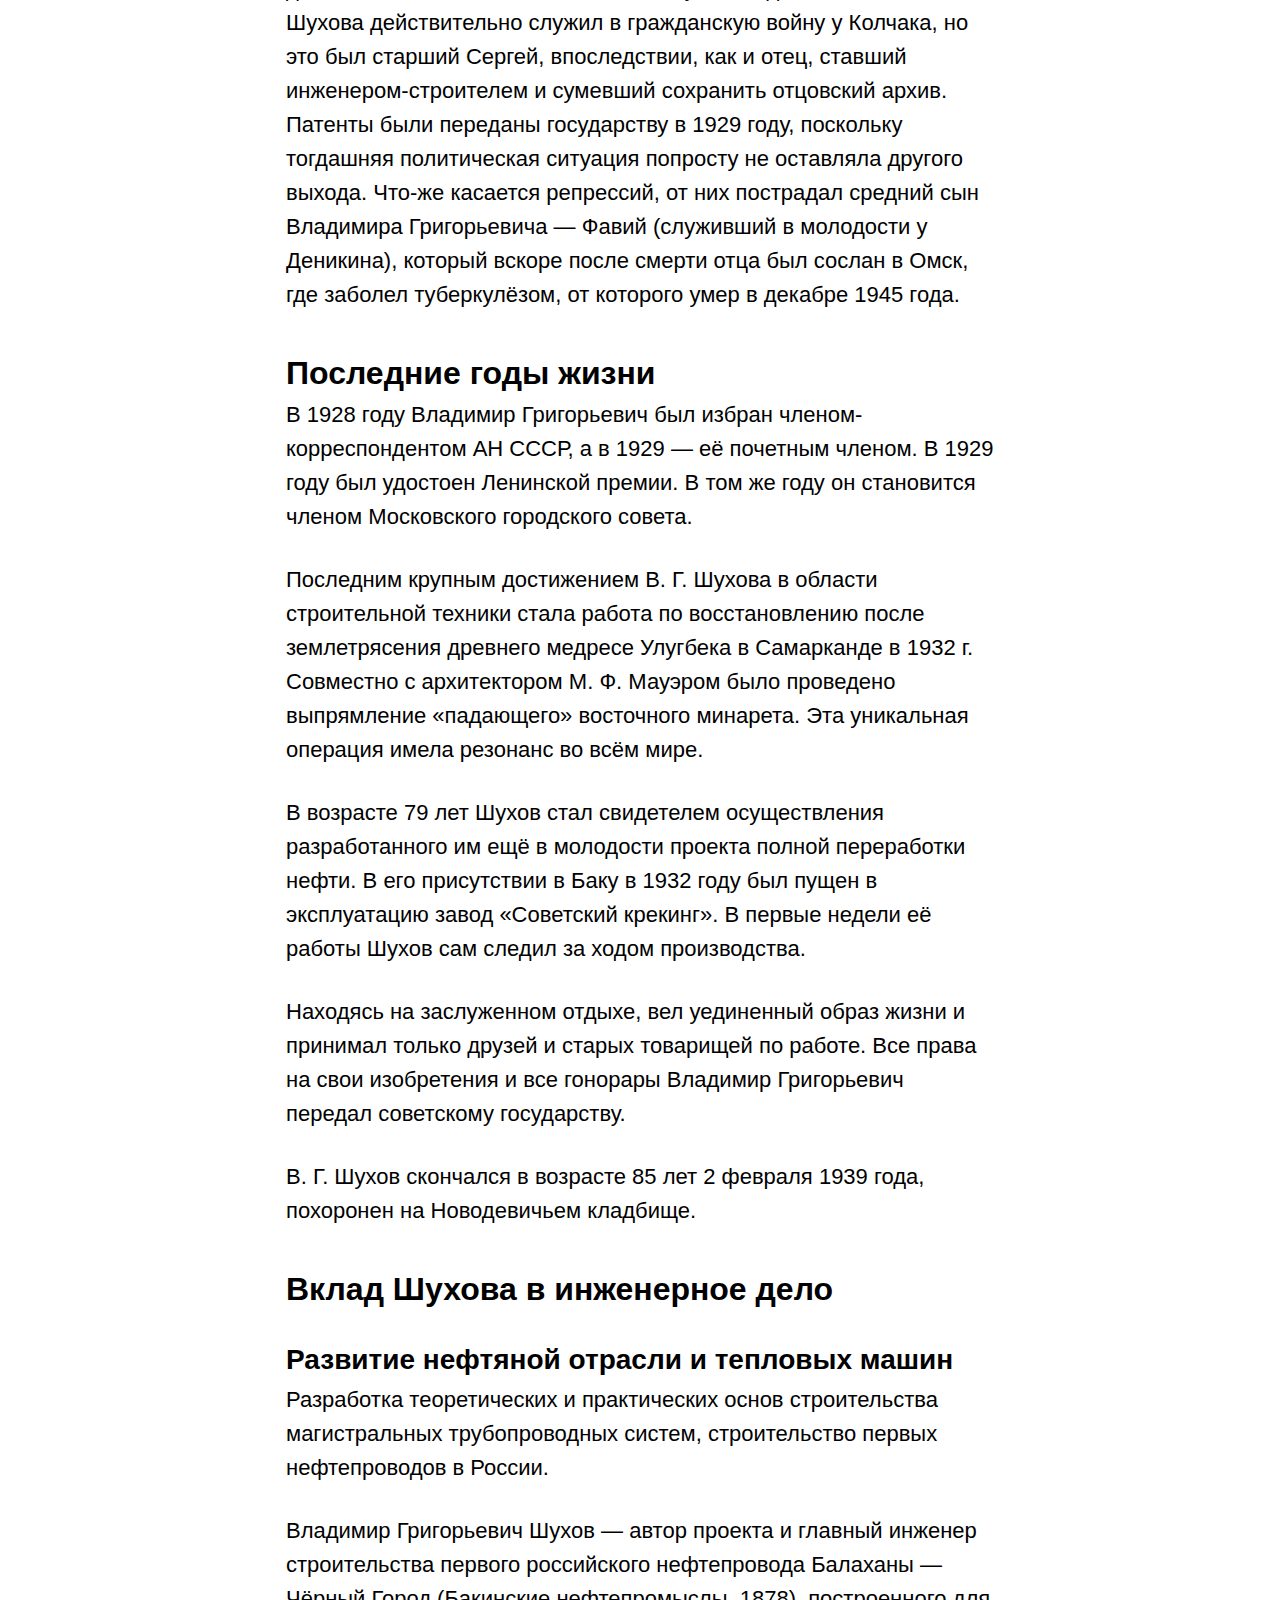
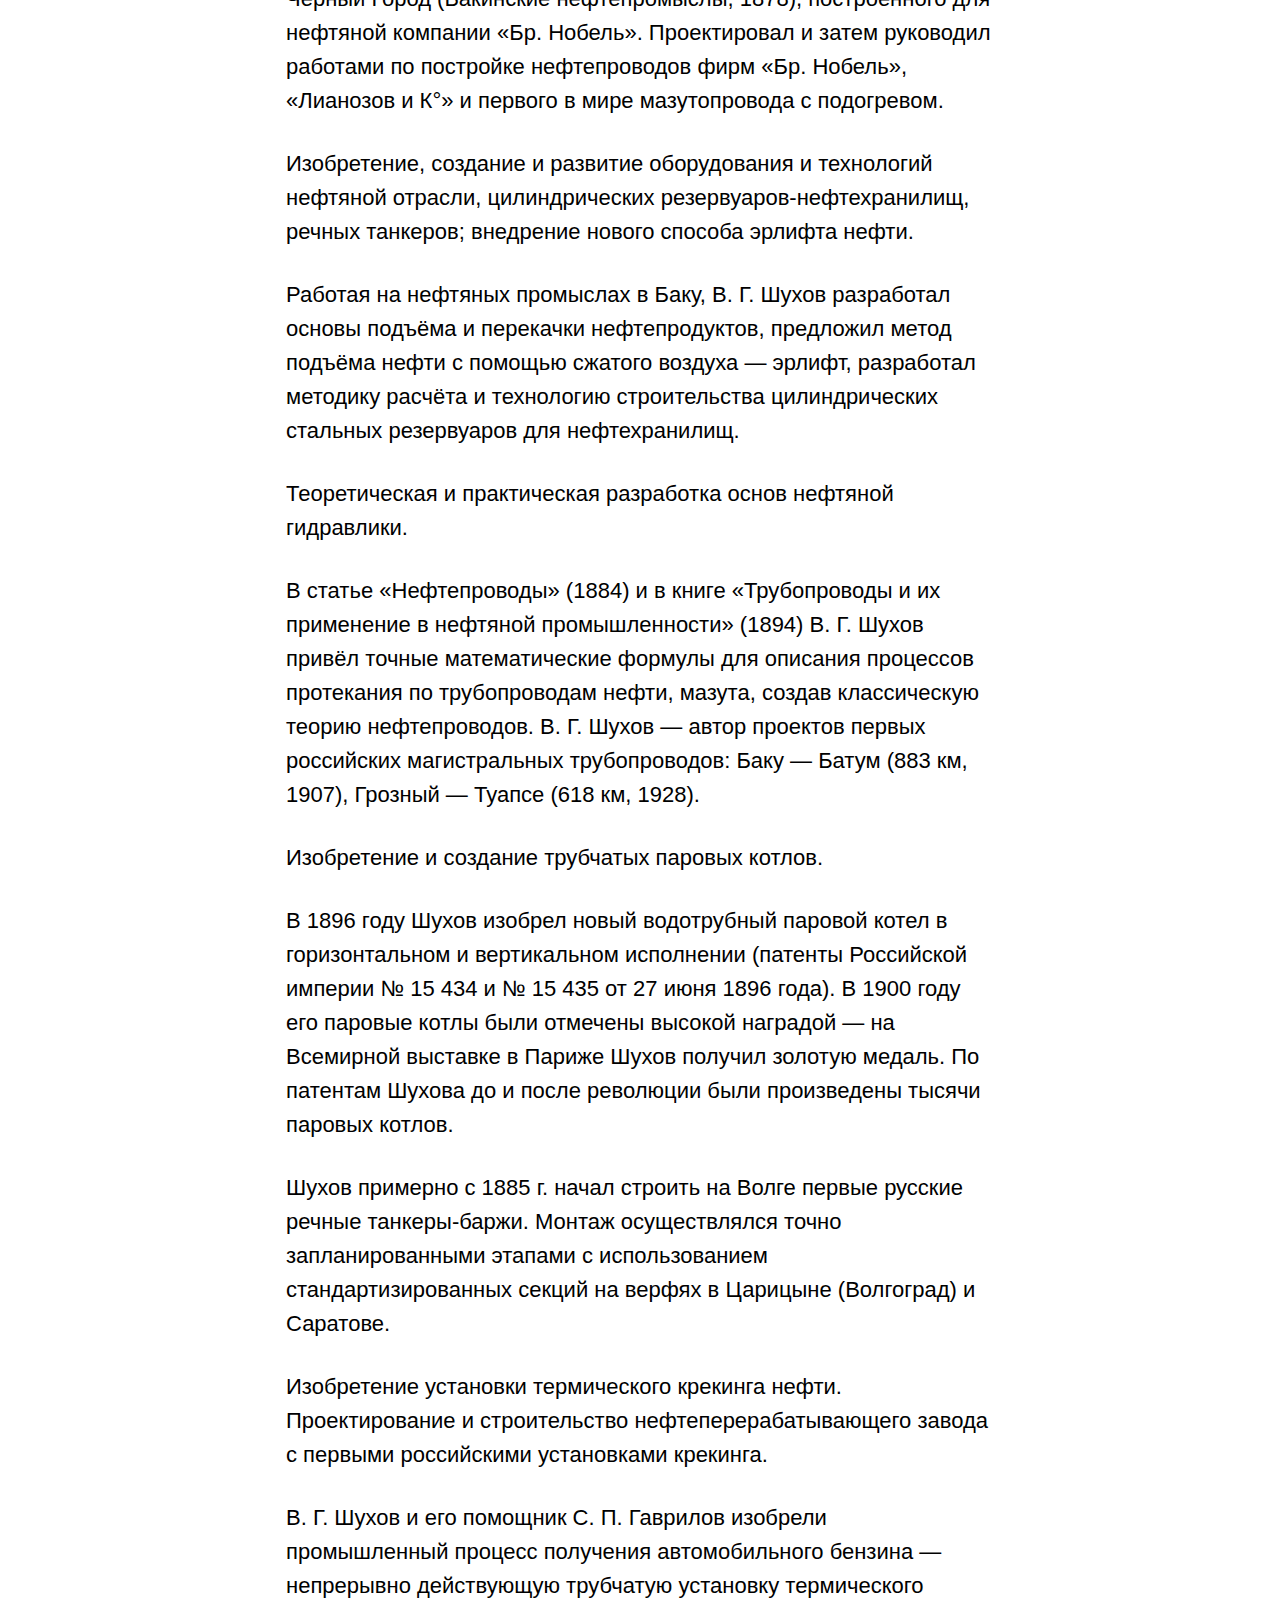
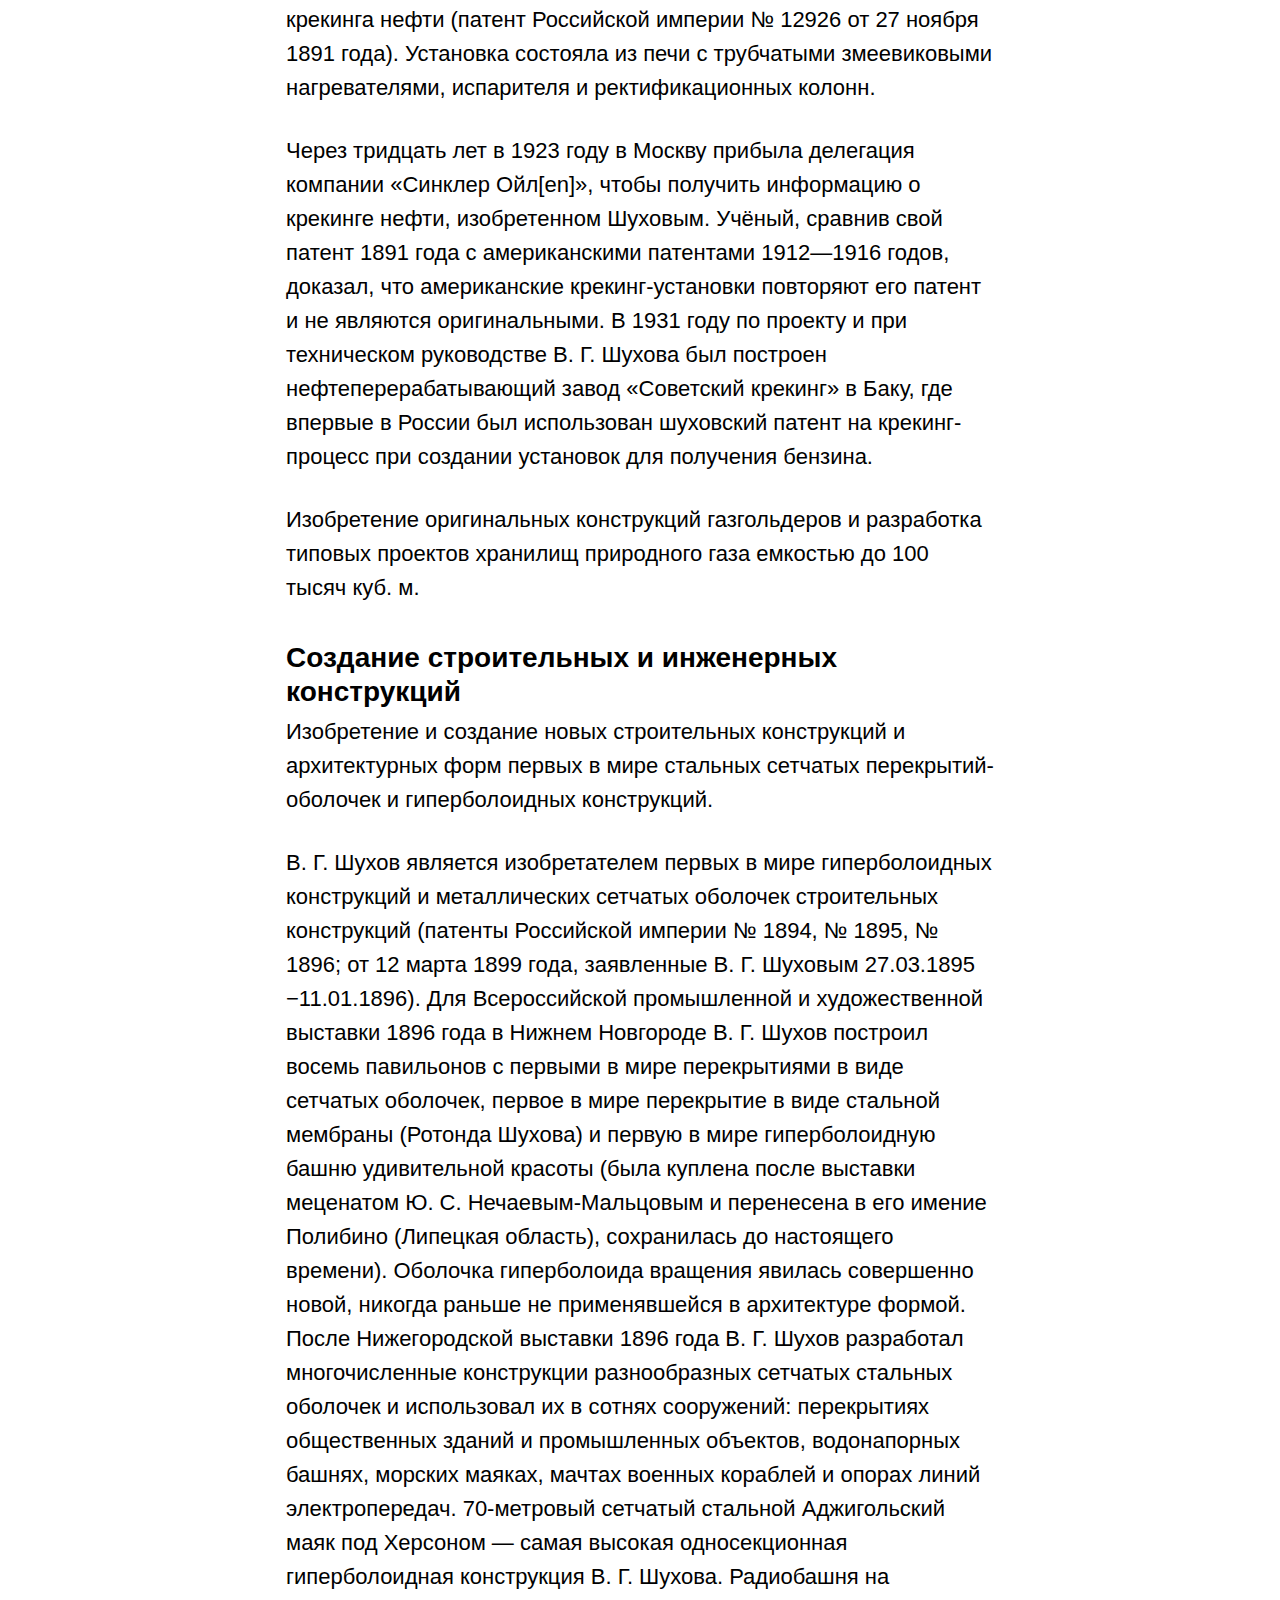
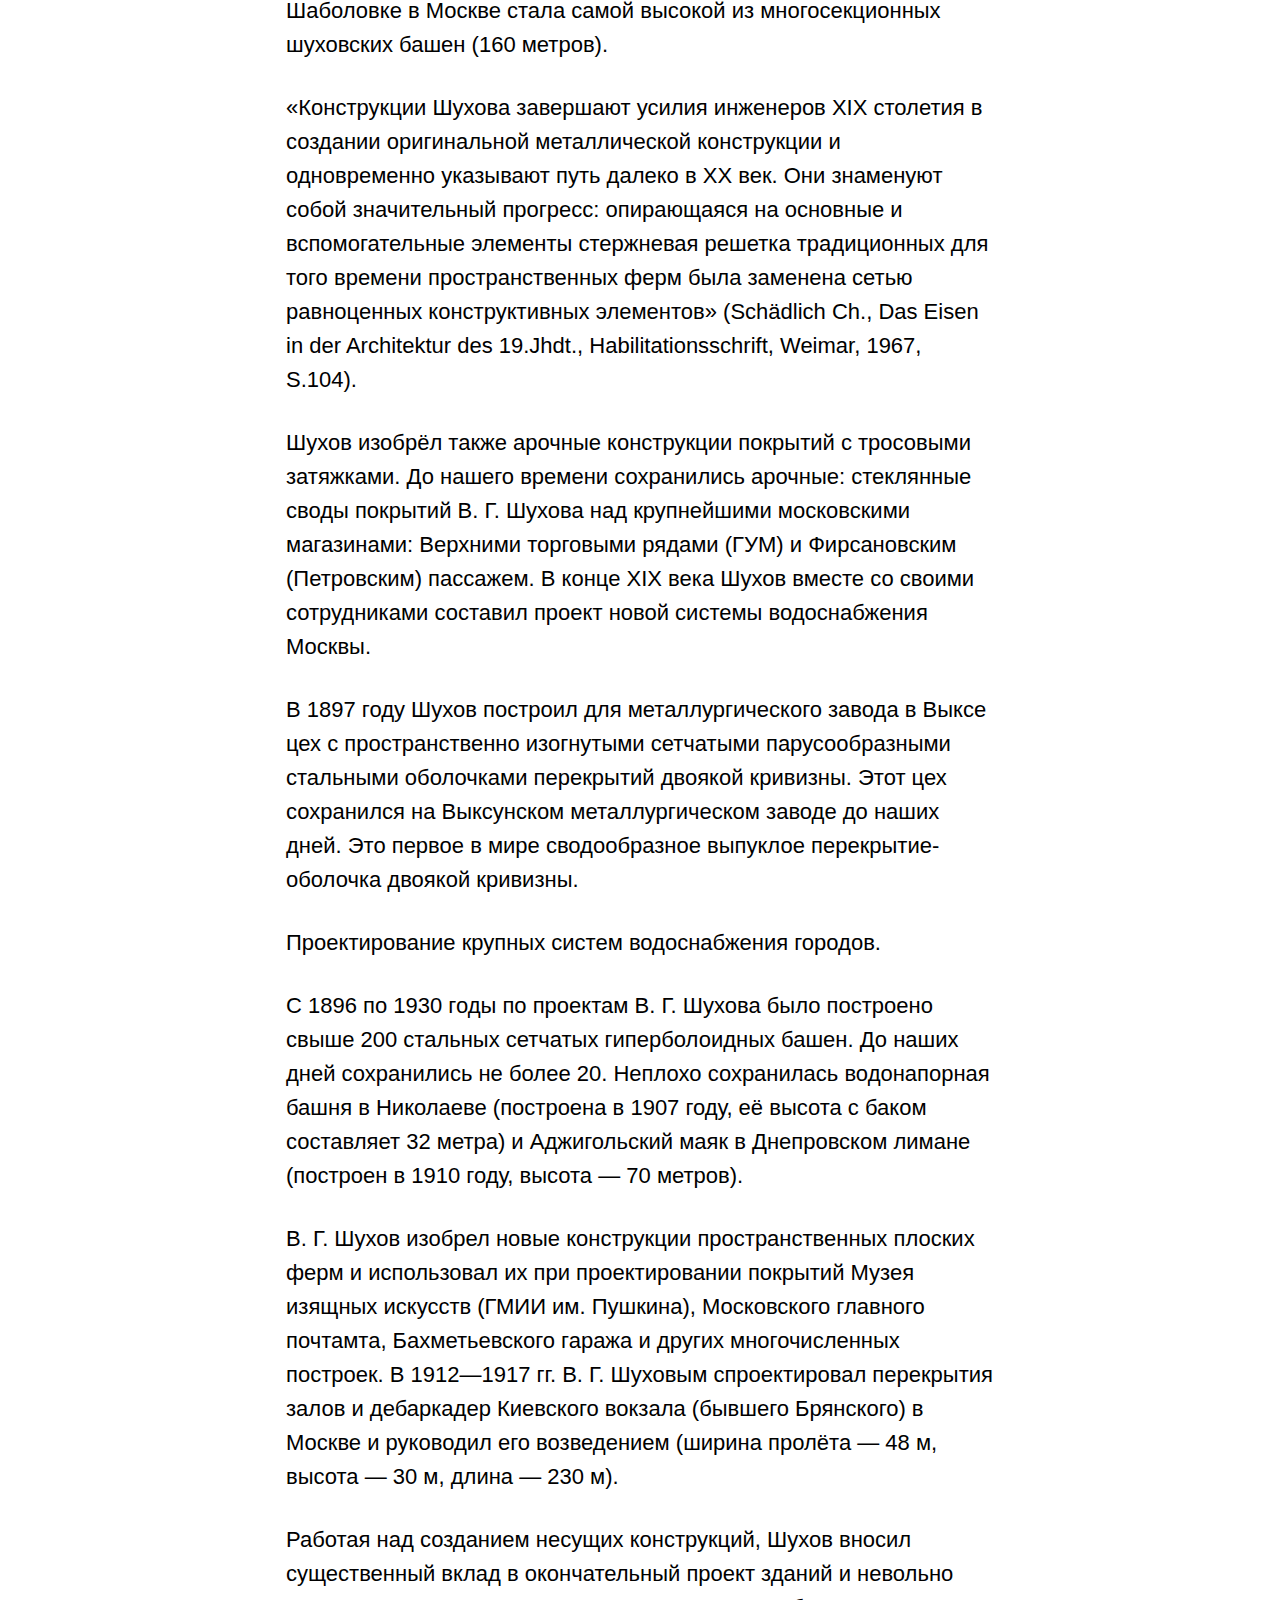
<file: itsmeyuleek/posts/shukhov.html>
<!DOCTYPE html>
<html>
  <head>
    <meta charset="utf-8">
    <meta name="viewport" content="width=device-width">

    <title>Шухов - Wikimedium</title>

    <meta name="description" content="Статьи из Википедии, свёрстанные студентами для обучения основам веб-верстки в рамках образовательного проекта Hack Exchange">
    <meta name="keywords" content="hack, exchange, html, css, javascript, hse, design">

    <meta property="og:type" content="article">
    <meta property="og:url" content="http://wikimedium.hack.exchange/posts/shukhov.html">
    <meta property="og:title" content="Шухов - Wikimedium">
    <meta property="og:description" content="Статья Шухов из Википедии, свёрстанная студентами для обучения основам веб-верстки в рамках образовательного проекта Hack Exchange">
    <meta property="og:image" content="">

    <link rel="icon" type="image/x-icon" href="../favicon.ico">
    <link rel="icon" type="image/png" href="../favicon.png">

    <link rel="stylesheet" href="../stylesheets/style.css">
    <script src="../javascripts/jquery-3.1.1.js" charset="utf-8"></script>
    <script src="../javascripts/sidebar.js" charset="utf-8"></script>
    <script src="../javascripts/gallery.js" charset="utf-8"></script>
    <script src="../javascripts/social-likes.min.js"></script>
  </head>

  <body>

    <nav class="menubar">
      <div>  
        <a class="logo" href="../posts.html"></a>
        <a class="about" href="../index.html">О проекте</a>
      </div>
    </nav>

    <nav class="sidebar">
      <ul>
        <li>
          <a href="#s1">Шухов Владимир Григорьевич</a>
        </li>

        <li>
          <a href="#s2">Биография</a>
          <ul>
            <li>
              <a href="#s2s1">Родители, детство</a>
            </li>

            <li>
              <a href="#s2s2">Учёба</a>
            </li>

            <li>
              <a href="#s2s3">Начало самостоятельной работы</a>
            </li>
          </ul>
        </li>

        <li>
          <a href="#s3">Главный инженер конторы Бари</a>
        </li>

        <li>
          <a href="#s4">Семья</a>
        </li>

        <li>
          <a href="#s5">Последние годы жизни</a>
        </li>

        <li>
          <a href="#s6">Вклад Шухова в инженерное дело</a>
          <ul>
            <li>
              <a href="#s6s1">Развитие нефтяной отрасли и тепловых машин</a>
            </li>

            <li>
              <a href="#s6s2">Создание строительных и инженерных конструкций</a>
            </li>
          </ul>
        </li>

        <li>
          <a href="#s7">Названы в честь Шухова и носят его имя</a>
        </li>

        <li>
          <a href="#s8">Память</a>
        </li>

        <li>
          <a href="#s9">Библиография</a>
        </li>

        <li>
          <a href="#s10">Изобретения В. Г. Шухова</a>
        </li>
      </ul>
    </nav>

    <article>
      <h1 id="s1">Шухов Владимир Григорьевич</h1>
      <p>Владимир Григорьевич Шухов (<a target="_blank" href="https://ru.wikipedia.org/wiki/1853">1853</a>—<a target="_blank" href="https://ru.wikipedia.org/wiki/1939">1939</a>) — русский, <a target="_blank" href="https://ru.wikipedia.org/wiki/%D0%A1%D0%BE%D0%B2%D0%B5%D1%82%D1%81%D0%BA%D0%B8%D0%B9">советский </a><a target="_blank" href="https://ru.wikipedia.org/wiki/%D0%98%D0%BD%D0%B6%D0%B5%D0%BD%D0%B5%D1%80">инженер</a>, <a target="_blank" href="https://ru.wikipedia.org/wiki/%D0%90%D1%80%D1%85%D0%B8%D1%82%D0%B5%D0%BA%D1%82%D0%BE%D1%80">архитектор</a>, <a target="_blank" href="https://ru.wikipedia.org/wiki/%D0%98%D0%B7%D0%BE%D0%B1%D1%80%D0%B5%D1%82%D0%B0%D1%82%D0%B5%D0%BB%D1%8C">изобретатель</a>, <a target="_blank" href="https://ru.wikipedia.org/wiki/%D0%A3%D1%87%D1%91%D0%BD%D1%8B%D0%B9">учёный</a>; член-корреспондент (1928) и почётный член (1929) <a target="_blank" href="https://ru.wikipedia.org/wiki/%D0%90%D0%BA%D0%B0%D0%B4%D0%B5%D0%BC%D0%B8%D1%8F_%D0%BD%D0%B0%D1%83%D0%BA_%D0%A1%D0%A1%D0%A1%D0%A0">Академии наук СССР</a>, лауреат премии <a target="_blank" href="https://ru.wikipedia.org/wiki/%D0%9B%D0%B0%D1%83%D1%80%D0%B5%D0%B0%D1%82%D1%8B_%D0%BF%D1%80%D0%B5%D0%BC%D0%B8%D0%B8_%D0%B8%D0%BC%D0%B5%D0%BD%D0%B8_%D0%92._%D0%98._%D0%9B%D0%B5%D0%BD%D0%B8%D0%BD%D0%B0">имени В. И. Ленина</a> (1929), Герой Труда (1932). Является автором проектов и техническим руководителем строительства первых <a target="_blank" href="https://ru.wikipedia.org/wiki/%D0%9F%D0%B5%D1%80%D0%B2%D1%8B%D0%B9_%D1%80%D0%BE%D1%81%D1%81%D0%B8%D0%B9%D1%81%D0%BA%D0%B8%D0%B9_%D0%BD%D0%B5%D1%84%D1%82%D0%B5%D0%BF%D1%80%D0%BE%D0%B2%D0%BE%D0%B4">российских нефтепроводов </a>(<a target="_blank" href="https://ru.wikipedia.org/wiki/1878">1878</a>) и <a target="_blank" href="https://ru.wikipedia.org/wiki/%D0%9D%D0%B5%D1%84%D1%82%D0%B5%D0%BF%D0%B5%D1%80%D0%B5%D1%80%D0%B0%D0%B1%D0%B0%D1%82%D1%8B%D0%B2%D0%B0%D1%8E%D1%89%D0%B8%D0%B9_%D0%B7%D0%B0%D0%B2%D0%BE%D0%B4">нефтеперерабатывающего завода</a> с первыми российскими установками <a target="_blank" href="https://ru.wikipedia.org/wiki/%D0%9A%D1%80%D0%B5%D0%BA%D0%B8%D0%BD%D0%B3">крекинга</a> нефти (1931). Внёс выдающийся вклад в технологии <a target="_blank" href="https://ru.wikipedia.org/wiki/%D0%9D%D0%B5%D1%84%D1%82%D1%8C">нефтяной</a> промышленности и трубопроводного транспорта транспорта</a>.</p>
      <p>В. Г. Шухов первым в мире применил для строительства зданий и башен <a target="_blank" href="https://ru.wikipedia.org/wiki/%D0%A1%D0%B5%D1%82%D1%87%D0%B0%D1%82%D0%B0%D1%8F_%D0%BE%D0%B1%D0%BE%D0%BB%D0%BE%D1%87%D0%BA%D0%B0_(%D0%B0%D1%80%D1%85%D0%B8%D1%82%D0%B5%D0%BA%D1%82%D1%83%D1%80%D0%B0)">стальные сетчатые оболочки</a>. Впоследствии архитекторы <a target="_blank" href="https://ru.wikipedia.org/wiki/%D0%A5%D0%B0%D0%B9-%D1%82%D0%B5%D0%BA_(%D1%81%D1%82%D0%B8%D0%BB%D1%8C)">хай-тека</a>, знаменитые <a target="_blank" href="https://ru.wikipedia.org/wiki/%D0%A4%D1%83%D0%BB%D0%BB%D0%B5%D1%80,_%D0%91%D0%B0%D0%BA%D0%BC%D0%B8%D0%BD%D1%81%D1%82%D0%B5%D1%80">Бакминстер Фуллер</a> и <a target="_blank" href="https://ru.wikipedia.org/wiki/%D0%A4%D0%BE%D1%81%D1%82%D0%B5%D1%80,_%D0%9D%D0%BE%D1%80%D0%BC%D0%B0%D0%BD">Норман Фостер</a>, — окончательно внедрили <a target="_blank" href="https://ru.wikipedia.org/wiki/%D0%A1%D0%B5%D1%82%D1%87%D0%B0%D1%82%D0%B0%D1%8F_%D0%BE%D0%B1%D0%BE%D0%BB%D0%BE%D1%87%D0%BA%D0%B0_(%D0%B0%D1%80%D1%85%D0%B8%D1%82%D0%B5%D0%BA%D1%82%D1%83%D1%80%D0%B0)">сетчатые оболочки</a> в современную практику строительства, и в <a target="_blank" href="https://ru.wikipedia.org/wiki/XXI_%D0%B2%D0%B5%D0%BA">XXI веке</a> оболочки стали одним из главных средств формообразования <a target="_blank" href="https://ru.wikipedia.org/wiki/%D0%90%D0%B2%D0%B0%D0%BD%D0%B3%D0%B0%D1%80%D0%B4_(%D0%B8%D1%81%D0%BA%D1%83%D1%81%D1%81%D1%82%D0%B2%D0%BE)">авангардных</a> зданий. Шухов ввёл в архитектуру форму однополостного <a target="_blank" href="https://ru.wikipedia.org/wiki/%D0%93%D0%B8%D0%BF%D0%B5%D1%80%D0%B1%D0%BE%D0%BB%D0%BE%D0%B8%D0%B4">гиперболоида</a> вращения, создав первые в мире <a target="_blank" href="https://ru.wikipedia.org/wiki/%D0%93%D0%B8%D0%BF%D0%B5%D1%80%D0%B1%D0%BE%D0%BB%D0%BE%D0%B8%D0%B4%D0%BD%D1%8B%D0%B5_%D0%BA%D0%BE%D0%BD%D1%81%D1%82%D1%80%D1%83%D0%BA%D1%86%D0%B8%D0%B8">гиперболоидные конструкции</a>.</p>

      <iframe width="auto" height="auto" src="https://www.youtube.com/embed/NMllaxuWp94" frameborder="0" allowfullscreen></iframe>

      <h2 id="s2">Биография</h2>

      <h3 id="s2s1">Родители, детство</h3>
      <p>Владимир Григорьевич Шухов родился в г. Грайворон в небогатой дворянской семье. Впервые один из предков Шухова по отцовской линии получил титул от Петра I за храбрость, проявленную в Полтавском сражении, но это дворянство, по видимому, было личным. До наследственно дворянства дослужился дед Владимира Григорьевича, получивший его (согласно табели о рангах) вместе с обер-офицерским званием. Впрочем это титул успел унаследовать только младший из его сыновей — Григорий Петрович Шухов, родившийся в 1827 (по другим сведениям — 1824) году — отцом Владимира Григорьевича. Григорий Петрович окончил юридический факультет Харьковского университета и уже в 29 лет был произведён в титулярные советники. За заслуги в Крымской войне 1853—1856 гг. он получил бронзовую медаль на Владимирской ленте.</p>
      <p>Мать Владимира Григорьевича, Вера Капитоновна, урождённая Пожидаева, происходила из более знатной семьи курских помещиков, имение которых находилось в Щигровском уезде Курской губернии. Её отец, подпоручик Капитон Михайлович Пожидаев скончался в 1848 году, на балу, куда отправился, не вылечившись после тяжёлого ранения, полученного на Кавказской войне. По сохранившимся воспоминанием В. Г. Шухова, кроме ума и красоты, его мать отличалась тяжёлым, деспотичным характером, а уровень благосостояния, который мог обеспечить Григорий Петрович, не бравший взяток на службе, не соответствовал тому, к чему она привыкла в детстве. Родители Владимира Григорьевича обвенчались в 1851 году, в 1852 году родилась его старшая сестра Надежда, а в 1853 году Григорий петрович был назначен городничим в маленький уездный город Грайворон, до 1838 считавшемся слободой. Именно тут, 16 августа 1853 года и родился Владимир Григорьевич Шухов, о чём имеется запись в метрической книге Успенской церкви города Грайворона (хотя в ряде прижезненных источников, включая Энциклопедический словарь Брокгауза и Ефрона в качестве его года рождения указан 1854 год: и сам Шухов, и, в особенности, его мать, имели привычку путать даты).</p>
      <p>10 декабря 1853 года Г. П. Шухов сдаёт дела в Грайвороне и возвращается с семьёй в Курск. В 1856 году — под влиянием жены подаёт прошение о переводе в столицу, и Шуховы переезжают в Петербург. В начале 1860-х Григорий Петрович знакомится в Одессе, куда приехал в качестве инспектора, с Николаем Ивановичем Пироговым, и, во многом под его влиянием, переходит на службу из финансового ведомства в Ведомство учреждений императрицы Марии, занимавшшеся учебными, медицинскими и благотворительными заведениями. Однако на маленького Володю и его сестру эти перемещения родителей оказывают не сильное влияние — они воспитываются у бабушки, в Пожидаевке.</p>
      <p>Именно бабушка научила четырёхлетнего Володю Шухова читать. С детства будущий инженер проявляет тягу к конструированию, устраивает возле дома фонтан, строит на ручье маленькую действующую водяную мельницу… А в 1860 году оец берёт с собой детей в гости к академику астроному Карлу Христофоровичу Кнорре. Посещение обсерватории Кнорре произвело на мальчика сильное впечатление, именно с него началось серьёзное увлечении Володи естественными науками.</p>

      <h3 id="s2s2">Учёба</h3>
      <p>В 1863 году Владимир Шухов покидает Пожидаевку (которую вскоре пришлось продать) и приезжает в Петербург к родителям. Здесь он поступает в Пятую Санкт-Петербургскую гимназияю, где в то время преподавал выдающийся учёный и педагог К. Д. Краевич. Уже в гимназии проявились его способности к точным наукам, особенно к математике. В 13 лет, будучи гимназистом четвёртого класса, он нашёл собственное оригинальное доказательство теоремы Пифагора. Краевич похвалил гимназиста Шухова за оригинальное и краткое доказательство, но, со словами о том, что Пифагор жил более 2000 лет назад, и надо было, уважая предшественников, сначала изложить его доказательство, снизил оценку.</p>
      <p>По окончании гимназии, в 1871 году Шухов, по совету отца, поступил на инженерно-механическое отделение Императорского Московское техническое училище (ныне Московский государственный технический университет имени Н. Э. Баумана). ИМТУ в то время было передовым учебным заведением, в котором большое внимание уделялось математической подготовке и, при этом, студенты знакомились с практическим производством — обучались в мастерских: токарных (по дереву и металлу), слесарной, модельной, литейной, кузнечной и т. д. Математику в училище преподавал Алексей Васильевич Летников, теоретическую механику, ставший в 1872 году доцентом будущий «отец аэродинамики» Н. Е. Жуковский, а практическую механику (с того же года) — профессор Ф. Е. Орлов. Среди друзей и однокашников Шухова был и будущий профессор Пётр Кондратьевич Худяков (1858—1935), вундеркинд, поступивший на подготовительные курсы ИМТУ, когда ему ещё не было одиннадцати. Подобно другим студентам, Шухов старается поддерживать контакты с основателем петербургской математической школы академиком П. Ф. Чебышёвым. В последний год обучения студент Шухов зарегестрировал своё первое изобретение — паровую форсунку («прибор, производящий разбрызгивание мазута в топках, используя упругость водяных паров»). Такая форсунка не только стала впоследствии одной из «изюминок» паровых котлов «Конторы инженера Бари», но и, спустя 21 год, в 1897, украсила обложку книги Д. И. Менделеева «Основы фабрично-заводской промышленности». Талантливый студент был замечен преподавателями. В частности, после окончания в 1876 году (с отличием) училища ему было предложено место ассистента у Чебышева (от которого он отказался), а в составе научной делегации он был направлен для ознакомления с достижениями промышленности в США — на Всемирную выставку.</p>
      <p>Именно тогда, на Всемирной выставке Шухов познакомился с американским инженером русского происхождения Александром Вениаминович Бари. Он заведовал «металлическими работами» при строительстве павильонов готовящейся выставки (за что, впоследствии, получил Гран-При и золотую медаль), и, будучи хорошим знакомым Ф. Е. Орлова по Цюрихской политехнической школе, именно он принимал российскую делегацию в Америке. Бари оказывал россиянам помощь в знакомстве со страной и выставкой, помогал в закупке оборудования, инструментов и образцов изделий для мастерских технического училища, показывал участникам делегации металлургические заводы Питсбурга, строительство железных дорог и все новинки американской техники.</p>

      <h3 id="s2s3">Начало самостоятельной работы</h3>
      <p>Вернувшись из командировки в Соединенные Штаты, Шухов поступил на службу в управление Варшавско-Венской железной дороги на должность начальника чертёжного бюро где проектирует паровозные депо. В это время он стал вольнослушателем Военно-медицинской академии. Как потом говорил сам Владимир Григорьевич, два года изучения медицины дали ему бесценный опыт знакомства с самой совершенной «констукцией», которую создала природа — человеческим организмом. У Шухова начинаются проблемы со здоровьем (ему диагностируют начинающуюся чахотку), и врачи советуют ему перебраться в места с более тёплым климатом.</p>
      <p>Летом 1877 года А. В. Бари с семьей вернулся в Россию, где, воспользовавшись своими знакомствами с известными российскими инженерами, начал сотрудничество с Людвигом Нобелем. Вспомнив о Шухове он пригласил его в Баку, где тогда начиналось бурное развитие нефтяного дела.</p>
      <p>Здесь, по заказу братьев Нобель, Шухов и Бари строят первый в Российской Империи нефтепровод, соединяющий Балаханы и Чёрный город, заводской район Баку, где тогда перегоняли нефть. Владельцы гужевых повозок, перевозивших нефть, неоднократно поджигали и разрушали строящуюся магистраль — для охраны по всей её длине были поставлены караульные будки. Строительство было закончено и нефтепровод, имевший протяжённость 10 километров, ввели в строй в декабре 1848 года. Он позволял перекачивать при помощью парового насоса по трёхдюймовой трубе до 1280 тонн. За первый работы месяц по нему было перекачено 841 150 пудов нефти, и в течение года строительство полностью окупило себя. Здесь же Шухов разработал и построил первые в мире цилиндрические резервуары-нефтехранилища.</p>
      <p>До этого нефть чаще всего держали в прудах: земляных или каменных хранилищах под открытым небом, в Соединённых Штатах начали применять металлические прямоугольные резервуары (так-же зачастую открытые). Прямоугольные резервуары собирались из цельных листов и считались простыми в строительстве. Цилиндрические резервуары Шухова возводились из клёпаных металлических листов непосредственно на грунте с песчаной подсыпкой. Их хорошо рассчитанная конструкция позволила использовать более тонкий металл, чем в случае прямоугольной конструкции, а в верхней части, где давление нефти на стенки меньше толщина стенок снижалась ещё в два раза.</p>
      <p>Вслед за первым нефтепроводом, по заказу Г. М. Лианозова Шухов и Бари строят следующий — длинной уже 11 вёрст (более 12 километров).</p>

      <h2 id="s3">Главный инженер конторы Бари</h2>
      <p>В 1880 году Бари создал свою фирму «Техническая контора инженера А. В. Бари» (позже «Строительная контора инженера А. В. Бари»), куда пригласил Шухова на должность главного конструктора и главного инженера. В начале 1881 года жена Бари, Зинаида Яковлевна, среди разных семейных новостей сообщала сестре:</p>
      <blockquote>Шухов с октября месяца живёт в Москве и служит у Саши как главный его помощник по инженерной части, получает 200 рублей жалованья, помимо процентов.</blockquote>
      <p>Уже через полгода Шухов изобрёл форсунку, с помощью которой впервые в мире осуществил промышленное факельное сжигание мазута. В 1883 году Шухов публикует статью «Механические сооружения нефтяной промышленности», где привел базовые принципы расчета и строительства цилиндрических стальных резервуаров на песчаных подушках, обосновал их оптимальность. Основы классической теории нефтепроводов, используемой и поныне, Владимир Григорьевич изложил в следующем, 1884 году в статье «Нефтепроводы».</p>
      <p>Хотя Шухова отличала потрясающая работоспособность и увлечённость своими инженерными проектами, работа отнюдь не занимала всё время его жизни. Он увлекался оперой, театром, шахматами. Достаточно серьёзно занимался велоспортом, был победитем городских соревнований.</p>
      <p>Однако самым главным его хобби была фотография (в том числе стереоскопическая фотосъёмка). В частности, сохранилась сделанная им стереофотография дочери, катающейся на качелях, отличающаяся не только очень высоким для своего времени техническим, но и художественным уровнем. Он даже оставил в одной из своих записных книжек запись «Я по профессии инженер, а в душе фотограф».</p>
      <p>На фирме Бари В. Г. Шухов проработал до 1915 года, почти 40 лет и вспоминал:</p>
      <blockquote>Говорят, что Бари эксплуатировал меня. Это верно. Но и я эксплуатировал его, заставляя выполнять мои даже самые смелые предположения</blockquote>
      <p>Друг Шухова, профессор П. К. Худяков вспоминал, что шуховские разработки, которые он делал, работая на Бари, порой не нравились высокопоставленным чиновникам из-за того, что были «безобразно дёшевы», и не оставляли возможности для откатов, к которым те привыкли.</p>

      <h2 id="s4">Семья</h2>
      <p>В 1885 году молодой инженер Шухов знакомится с подругой своих сестёр — восемнадцатилетней Ольгой Леонардовной Книппер — будущей знаменитой актрисой и женой Чехова. Однако, их продолжавшийся два года роман, вопреки ожиданиям родных, свадьбой так и не окончился.</p>
      <p>Женой Шухова в 1894 году стала дочь железнодорожного врача из рода Ахматовых[источник не указан 30 дней] Анна Николаевна Мединцева, с которой он познакомился за два года до того во время поездки в Воронеж. 30 ноября 1892 года родился их первенец — дочь Ксения. Всего в семье было пятеро детей. После Ксении родились Сергей (1894-1969), Фавий (1895-1945), Владимир (1898-1919) и Вера (1896-199?).</p>
      <p>Младший сын умер в двадцатилетнем возрасте 1919 году от холеры. Хотя ряд источников рассказывают драматическую историю о том, что воевавший на стороне Колчака Владимир был захвачен в плен красной армией, и, чтобы выкупить его, Владимир Григорьевич, передал новой власти принадлежавшие ему иностранные патенты на свои изобретения, она не соответствует действительности. Как пишет Елена Шухова, один из сыновей Шухова действительно служил в гражданскую войну у Колчака, но это был старший Сергей, впоследствии, как и отец, ставший инженером-строителем и сумевший сохранить отцовский архив. Патенты были переданы государству в 1929 году, поскольку тогдашняя политическая ситуация попросту не оставляла другого выхода. Что-же касается репрессий, от них пострадал средний сын Владимира Григорьевича — Фавий (служивший в молодости у Деникина), который вскоре после смерти отца был сослан в Омск, где заболел туберкулёзом, от которого умер в декабре 1945 года.</p>

      <h2 id="s5">Последние годы жизни</h2>
      <p>В 1928 году Владимир Григорьевич был избран членом-корреспондентом АН СССР, а в 1929 — её почетным членом. В 1929 году был удостоен Ленинской премии. В том же году он становится членом Московского городского совета.</p>
      <p>Последним крупным достижением В. Г. Шухова в области строительной техники стала работа по восстановлению после землетрясения древнего медресе Улугбека в Самарканде в 1932 г. Совместно с архитектором М. Ф. Мауэром было проведено выпрямление «падающего» восточного минарета. Эта уникальная операция имела резонанс во всём мире.</p>
      <p>В возрасте 79 лет Шухов стал свидетелем осуществления разработанного им ещё в молодости проекта полной переработки нефти. В его присутствии в Баку в 1932 году был пущен в эксплуатацию завод «Советский крекинг». В первые недели её работы Шухов сам следил за ходом производства.</p>
      <p>Находясь на заслуженном отдыхе, вел уединенный образ жизни и принимал только друзей и старых товарищей по работе. Все права на свои изобретения и все гонорары Владимир Григорьевич передал советскому государству.</p>
      <p>В. Г. Шухов скончался в возрасте 85 лет 2 февраля 1939 года, похоронен на Новодевичьем кладбище.</p>

      <h2 id="s6">Вклад Шухова в инженерное дело</h2>
      <h3 id="s6s1">Развитие нефтяной отрасли и тепловых машин</h3>
      <p>Разработка теоретических и практических основ строительства магистральных трубопроводных систем, строительство первых нефтепроводов в России.</p>
      <p>Владимир Григорьевич Шухов — автор проекта и главный инженер строительства первого российского нефтепровода Балаханы — Чёрный Город (Бакинские нефтепромыслы, 1878), построенного для нефтяной компании «Бр. Нобель». Проектировал и затем руководил работами по постройке нефтепроводов фирм «Бр. Нобель», «Лианозов и К°» и первого в мире мазутопровода с подогревом.</p>
      <p>Изобретение, создание и развитие оборудования и технологий нефтяной отрасли, цилиндрических резервуаров-нефтехранилищ, речных танкеров; внедрение нового способа эрлифта нефти.</p>
      <p>Работая на нефтяных промыслах в Баку, В. Г. Шухов разработал основы подъёма и перекачки нефтепродуктов, предложил метод подъёма нефти с помощью сжатого воздуха — эрлифт, разработал методику расчёта и технологию строительства цилиндрических стальных резервуаров для нефтехранилищ.</p>
      <p>Теоретическая и практическая разработка основ нефтяной гидравлики.</p>
      <p>В статье «Нефтепроводы» (1884) и в книге «Трубопроводы и их применение в нефтяной промышленности» (1894) В. Г. Шухов привёл точные математические формулы для описания процессов протекания по трубопроводам нефти, мазута, создав классическую теорию нефтепроводов. В. Г. Шухов — автор проектов первых российских магистральных трубопроводов: Баку — Батум (883 км, 1907), Грозный — Туапсе (618 км, 1928).</p>
      <p>Изобретение и создание трубчатых паровых котлов.</p>
      <p>В 1896 году Шухов изобрел новый водотрубный паровой котел в горизонтальном и вертикальном исполнении (патенты Российской империи № 15 434 и № 15 435 от 27 июня 1896 года). В 1900 году его паровые котлы были отмечены высокой наградой — на Всемирной выставке в Париже Шухов получил золотую медаль. По патентам Шухова до и после революции были произведены тысячи паровых котлов.</p>
      <p>Шухов примерно с 1885 г. начал строить на Волге первые русские речные танкеры-баржи. Монтаж осуществлялся точно запланированными этапами с использованием стандартизированных секций на верфях в Царицыне (Волгоград) и Саратове.</p>
      <p>Изобретение установки термического крекинга нефти. Проектирование и строительство нефтеперерабатывающего завода с первыми российскими установками крекинга.</p>
      <p>В. Г. Шухов и его помощник С. П. Гаврилов изобрели промышленный процесс получения автомобильного бензина — непрерывно действующую трубчатую установку термического крекинга нефти (патент Российской империи № 12926 от 27 ноября 1891 года). Установка состояла из печи с трубчатыми змеевиковыми нагревателями, испарителя и ректификационных колонн.</p>
      <p>Через тридцать лет в 1923 году в Москву прибыла делегация компании «Синклер Ойл[en]», чтобы получить информацию о крекинге нефти, изобретенном Шуховым. Учёный, сравнив свой патент 1891 года с американскими патентами 1912—1916 годов, доказал, что американские крекинг-установки повторяют его патент и не являются оригинальными. В 1931 году по проекту и при техническом руководстве В. Г. Шухова был построен нефтеперерабатывающий завод «Советский крекинг» в Баку, где впервые в России был использован шуховский патент на крекинг-процесс при создании установок для получения бензина.</p>
      <p>Изобретение оригинальных конструкций газгольдеров и разработка типовых проектов хранилищ природного газа емкостью до 100 тысяч куб. м.</p>

      <h3 id="s6s2">Создание строительных и инженерных конструкций</h3>
      <p>Изобретение и создание новых строительных конструкций и архитектурных форм первых в мире стальных сетчатых перекрытий-оболочек и гиперболоидных конструкций.</p>
      <p>В. Г. Шухов является изобретателем первых в мире гиперболоидных конструкций и металлических сетчатых оболочек строительных конструкций (патенты Российской империи № 1894, № 1895, № 1896; от 12 марта 1899 года, заявленные В. Г. Шуховым 27.03.1895 −11.01.1896). Для Всероссийской промышленной и художественной выставки 1896 года в Нижнем Новгороде В. Г. Шухов построил восемь павильонов с первыми в мире перекрытиями в виде сетчатых оболочек, первое в мире перекрытие в виде стальной мембраны (Ротонда Шухова) и первую в мире гиперболоидную башню удивительной красоты (была куплена после выставки меценатом Ю. С. Нечаевым-Мальцовым и перенесена в его имение Полибино (Липецкая область), сохранилась до настоящего времени). Оболочка гиперболоида вращения явилась совершенно новой, никогда раньше не применявшейся в архитектуре формой. После Нижегородской выставки 1896 года В. Г. Шухов разработал многочисленные конструкции разнообразных сетчатых стальных оболочек и использовал их в сотнях сооружений: перекрытиях общественных зданий и промышленных объектов, водонапорных башнях, морских маяках, мачтах военных кораблей и опорах линий электропередач. 70-метровый сетчатый стальной Аджигольский маяк под Херсоном — самая высокая односекционная гиперболоидная конструкция В. Г. Шухова. Радиобашня на Шаболовке в Москве стала самой высокой из многосекционных шуховских башен (160 метров).</p>
      <p>«Конструкции Шухова завершают усилия инженеров XIX столетия в создании оригинальной металлической конструкции и одновременно указывают путь далеко в XX век. Они знаменуют собой значительный прогресс: опирающаяся на основные и вспомогательные элементы стержневая решетка традиционных для того времени пространственных ферм была заменена сетью равноценных конструктивных элементов» (Schädlich Ch., Das Eisen in der Architektur des 19.Jhdt., Habilitationsschrift, Weimar, 1967, S.104).</p>
      <p>Шухов изобрёл также арочные конструкции покрытий с тросовыми затяжками. До нашего времени сохранились арочные: стеклянные своды покрытий В. Г. Шухова над крупнейшими московскими магазинами: Верхними торговыми рядами (ГУМ) и Фирсановским (Петровским) пассажем. В конце XIX века Шухов вместе со своими сотрудниками составил проект новой системы водоснабжения Москвы.</p>
      <p>В 1897 году Шухов построил для металлургического завода в Выксе цех с пространственно изогнутыми сетчатыми парусообразными стальными оболочками перекрытий двоякой кривизны. Этот цех сохранился на Выксунском металлургическом заводе до наших дней. Это первое в мире сводообразное выпуклое перекрытие-оболочка двоякой кривизны.</p>
      <p>Проектирование крупных систем водоснабжения городов.</p>
      <p>С 1896 по 1930 годы по проектам В. Г. Шухова было построено свыше 200 стальных сетчатых гиперболоидных башен. До наших дней сохранились не более 20. Неплохо сохранилась водонапорная башня в Николаеве (построена в 1907 году, её высота с баком составляет 32 метра) и Аджигольский маяк в Днепровском лимане (построен в 1910 году, высота — 70 метров).</p>
      <p>В. Г. Шухов изобрел новые конструкции пространственных плоских ферм и использовал их при проектировании покрытий Музея изящных искусств (ГМИИ им. Пушкина), Московского главного почтамта, Бахметьевского гаража и других многочисленных построек. В 1912—1917 гг. В. Г. Шуховым спроектировал перекрытия залов и дебаркадер Киевского вокзала (бывшего Брянского) в Москве и руководил его возведением (ширина пролёта — 48 м, высота — 30 м, длина — 230 м).</p>
      <p>Работая над созданием несущих конструкций, Шухов вносил существенный вклад в окончательный проект зданий и невольно выступал в роли архитектора. В архитектурном облике павильонов Всероссийской промышленной и художественной выставки 1896 года, ГУМа и Киевского вокзала авторство Шухова определило наиболее впечатляющие черты сооружений.</p>
      <p>Изобретение и создание морских мин и платформ тяжёлых артиллерийских систем, батопортов.</p>
      <p>Во время первой мировой войны В. Г. Шухов изобрёл несколько конструкций морских мин и платформ тяжёлых артиллерийских систем, проектировал батопорты морских доков.</p>
      <p>Сооружение в 1919—1922 гг. башни для радиостанции на Шаболовке в Москве явилось самой известной работой В. Г. Шухова. Башня представляет собой телескопическую конструкцию высотой 160 метров, состоящую из шести сетчатых гиперболоидных стальных секций. 19 марта 1922 года началась трансляция радиопередач.</p>
      <p>Регулярные трансляции советского телевидения через передатчики Шуховской башни начались 10 марта 1939 года. Долгие годы изображение Шуховской башни являлось эмблемой советского телевидения и заставкой многих телепередач, включая знаменитый «Голубой огонёк».</p>
      <p>Сейчас Шуховская башня признана международными экспертами одним из высших достижений инженерного искусства. Международная научная конференция «Heritage at Risk. Сохранение архитектуры XX века и Всемирное наследие», прошедшая в апреле 2006 года в Москве с участием более 160 специалистов из 30 стран мира в своей декларации назвала Шуховскую башню в числе семи архитектурных шедевров русского авангарда, рекомендованных на Включение в список Всемирного наследия ЮНЕСКО.</p>
      <p>Развитие методов проектирования стальных конструкций и строительной механики.</p>
      <p>В 1927—1929 гг. В. Г. Шухов, принимая участие в реализации плана ГОЭЛРО, превзошёл эту башенную конструкцию, построив три пары сетчатых многоярусных гиперболоидных опор перехода через реку Оку ЛЭП НиГРЭС в районе города Дзержинска под Нижним Новгородом.</p>
      <p>Шуховские башни в Москве и на Оке являются уникальными памятниками архитектуры русского авангарда.</p>

      <h2 id="s7">Названы в честь Шухова и носят его имя</h2>
      <ul>
        <li>Гиперболоидные сетчатые башни, соответствующие патенту В. Г. Шухова, построенные в России и за рубежом.</li>
        <li>Белгородский государственный технологический университет имени В. Г. Шухова</li>
        <li>Улица Шухова в Москве (бывший Сиротский переулок). Переименован в 1963 году. На ней (улице) находится знаменитая Шуховская радиобашня.</li>
        <li>Улица в Туле</li>
        <li>Улица в Сызрани</li>
        <li>Улица в Старом Осколе</li>
        <li>Парк в городе Грайворон</li>
        <li>Школа в городе Грайворон</li>
        <li>Золотая медаль имени В. Г. Шухова, присуждаемая за высшие инженерные достижения</li>
        <li>Шуховская башня в Бухаре, Узбекистан</li>
        <li>Шуховская башня в Николаеве, Украина</li>
        <li>Аудитория имени Шухова в Московском Архитектурном Институте</li>
        <li>Улица Шухова башня в Волхове</li>
      </ul>

      <h2 id="s8">Память</h2>
      <ul>
        <li>2 декабря 2008 года в Москве на Тургеневской площади был открыт памятник Владимиру Шухову. Авторский коллектив, работавший над памятником, возглавлял Салават Щербаков. Шухов увековечен в бронзе, в полный рост с рулоном чертежей и в накинутом на плечи плаще. Вокруг памятника установлены бронзовые скамейки. Две из них — в форме расколотого бревна с лежащими на них тисками, молотками и другими столярными инструментами; ещё одна представляет собой конструкцию из колёс и зубчатых передач.</li>
        <li>На территории ЦНИИПСК им. Н. П. Мельникова установлен бюст Шухову.</li>
        <li>В 1963 году была выпущена почтовая марка СССР, посвященная Шухову.</li>
      </ul>
      <p>На доме по адресу: г. Москва пер. Кривоколенный д.11/13 стр.1 установлена памятная доска инженеру В. Г. Шухову, прожившему в этом доме не одно десятилетие.</p>

      <h2 id="s9">Библиография</h2>
      <ul>
        <li>Шухов В. Г. Механические сооружения нефтяной промышленности, «Инженер», том 3, кн. 13, № 1, стр. 500—507, кн. 14, № 1, стр. 525—533, Москва, 1883.</li>
        <li>Шухов В. Г. Нефтепроводы, «Вестник промышленности», № 7, стр. 69 — 86, Москва, 1884.</li>
        <li>Шухов В. Г. Насосы прямого действия и их компенсация, , 32 стр., «Бюл. Политехнического общества», № 8, приложение, Москва, 1893—1894.</li>
        <li>Шухов В. Г. Трубопроводы и их применение к нефтяной промышленности, , 37 стр., Изд. Политехнического общества, Москва, 1895.</li>
        <li>Шухов В. Г. Насосы прямого действия. Теоретические и практические данные для их расчета. 2-е изд. с дополнениями, , 51 стр., Изд. Политехнического общества, Москва, 1897.</li>
        <li>Шухов В. Г. Стропила. Изыскание рациональных типов прямолинейных стропильных ферм и теория арочных ферм, 120 стр., Изд. Политехнического общества, Москва, 1897.</li>
        <li>Шухов В. Г. Боевая мощь русского и японского флота во время войны 1904—1905 гг., в кн.: Худяков П. К. «Путь к Цусиме», стр. 30 — 39, Москва, 1907.</li>
        <li>Шухов В. Г. Заметка о патентах по перегонке и разложению нефти при повышенном давлении, «Нефтяное и сланцевое хозяйство», № 10, стр. 481—482, Москва, 1923.</li>
        <li>Шухов В. Г. Заметка о нефтепроводах, «Нефтяное и сланцевое хозяйство», том 6, № 2, стр. 308—313, Москва, 1924.</li>
        <li>Шухов В. Г. Избранные труды, том 1, «Строительная механика», 192 стр., под ред. А. Ю. Ишлинского, Академия наук СССР, Москва, 1977.</li>
        <li>Шухов В. Г. Избранные труды, том 2, «Гидротехника», 222 стр., под ред. А. Е. Шейндлина, Академия наук СССР, Москва, 1981.</li>
        <li>Шухов В. Г. Избранные труды, том 3, «Нефтепереработка. Теплотехника», 102 стр., под ред. А. Е. Шейндлина, Академия наук СССР, Москва, 1982.</li>
      </ul>

      <h2 id="s10">Изобретения В. Г. Шухова</h2>
      <ul>
        <li>1. Ряд ранних изобретений и технологий нефтяной промышленности, в частности, технологии строительства нефтепроводов и резервуаров, не оформлены привилегиями и описаны В. Г. Шуховым в работе «Механические сооружения нефтяной промышленности» (журнал «Инженер», том 3, кн. 13, № 1, стр. 500—507, кн. 14, № 1, стр. 525—533, Москва, 1883) и последующих работах о сооружениях и оборудовании нефтяной отрасли.</li>
        <li>2. Аппарат для непрерывной дробной перегонки нефти. Привилегия Российской Империи № 13200 от 31.12.1888 (соавтор Ф. А. Инчик).</li>
        <li>3. Эрлифт-насос. Привилегия Российской Империи № 11531 за 1889.</li>
        <li>4. Гидравлический дефлегматор для перегонки нефти и других жидкостей. Привилегия Российской Империи № 9783 от 25.09.1890 (соавтор Ф. А. Инчик).</li>
        <li>5. Крекинг-процесс (установка для перегонки нефти с разложением). Привилегия Российской Империи № 12926 от 27.11.1891 (соавтор С. П. Гаврилов).</li>
        <li>6. Трубчатый паровой котёл. Привилегия Российской Империи № 15434 от 27.06.1896.</li>
        <li>7. Вертикальный трубчатый котёл. Привилегия Российской Империи № 15435 от 27.06.1896.</li>
        <li>8. Сетчатые покрытия для зданий. Привилегия Российской Империи № 1894 от 12.03.1899. Кл. 37а, 7/14.</li>
        <li>9. Сетчатые сводообразные покрытия. Привилегия Российской Империи № 1895 от 12.03.1899. Кл. 37а, 7/08.</li>
        <li>10. Гиперболоидные конструкции (ажурная башня). Привилегия Российской Империи № 1896 от 12.03.1899. Кл. 37f,15/28.</li>
        <li>11. Водотрубный котёл. Привилегия Российской Империи № 23839 за 1913. Кл. 13а, 13.</li>
        <li>12. Водотрубный котёл. Патент СССР № 1097 за 1926. Кл. 13а,13.</li>
        <li>13. Водотрубный котёл. Патент СССР № 1596 за 1926. Кл. 13а, 7/10.</li>
        <li>14. Воздушный экономайзер. Патент СССР № 2520 за 1927. Кл. 24к,4.</li>
        <li>15. Устройство для выпуска жидкости из сосудов с меньшим давлением в среду с большим давлением. Патент СССР № 4902 за 1927. Кл. 12g,2/02.</li>
        <li>16. Подушка для уплотнительных приспособлений к поршням сухих газгольдеров. Авторское свидетельство СССР № 37656 за 1934. Кл. 4 с, 35.</li>
        <li>17. Приспособление для прижатия к стене резервуара уплотнительных колец для поршней сухих газгольдеров. Авторское свидетельство СССР № 39038 за 1938. Кл. 4 с,35</li>
      </ul>
    </article>

    <footer class="share">
      <div class="social-likes social-likes_single" data-url="http://wikimedium.hack.exchange/posts/shukhov.html" data-single-title="Поделиться">
        <div class="facebook" title="Поделиться ссылкой на Фейсбуке">Facebook</div>
        <div class="twitter" title="Поделиться ссылкой в Твиттере">Twitter</div>
        <div class="vkontakte" title="Поделиться ссылкой во Вконтакте">Вконтакте</div>
      </div>
    </footer>

  </body>
</html>
</file>
<file: itsmeyuleek/stylesheets/style.css>
@import "reset.css";
/*posts*/
@import "posts.css";

@import "sidebar.css";
@import "menubar.css";

/*landing*/
@import "landing.css";

/*post*/
@import "layout.css";
@import "content.css";
@import "gallery.css";
@import "responsive.css";

@import "social-likes_birman.css";
@import "share.css";
@import "ui.css";
</file>
